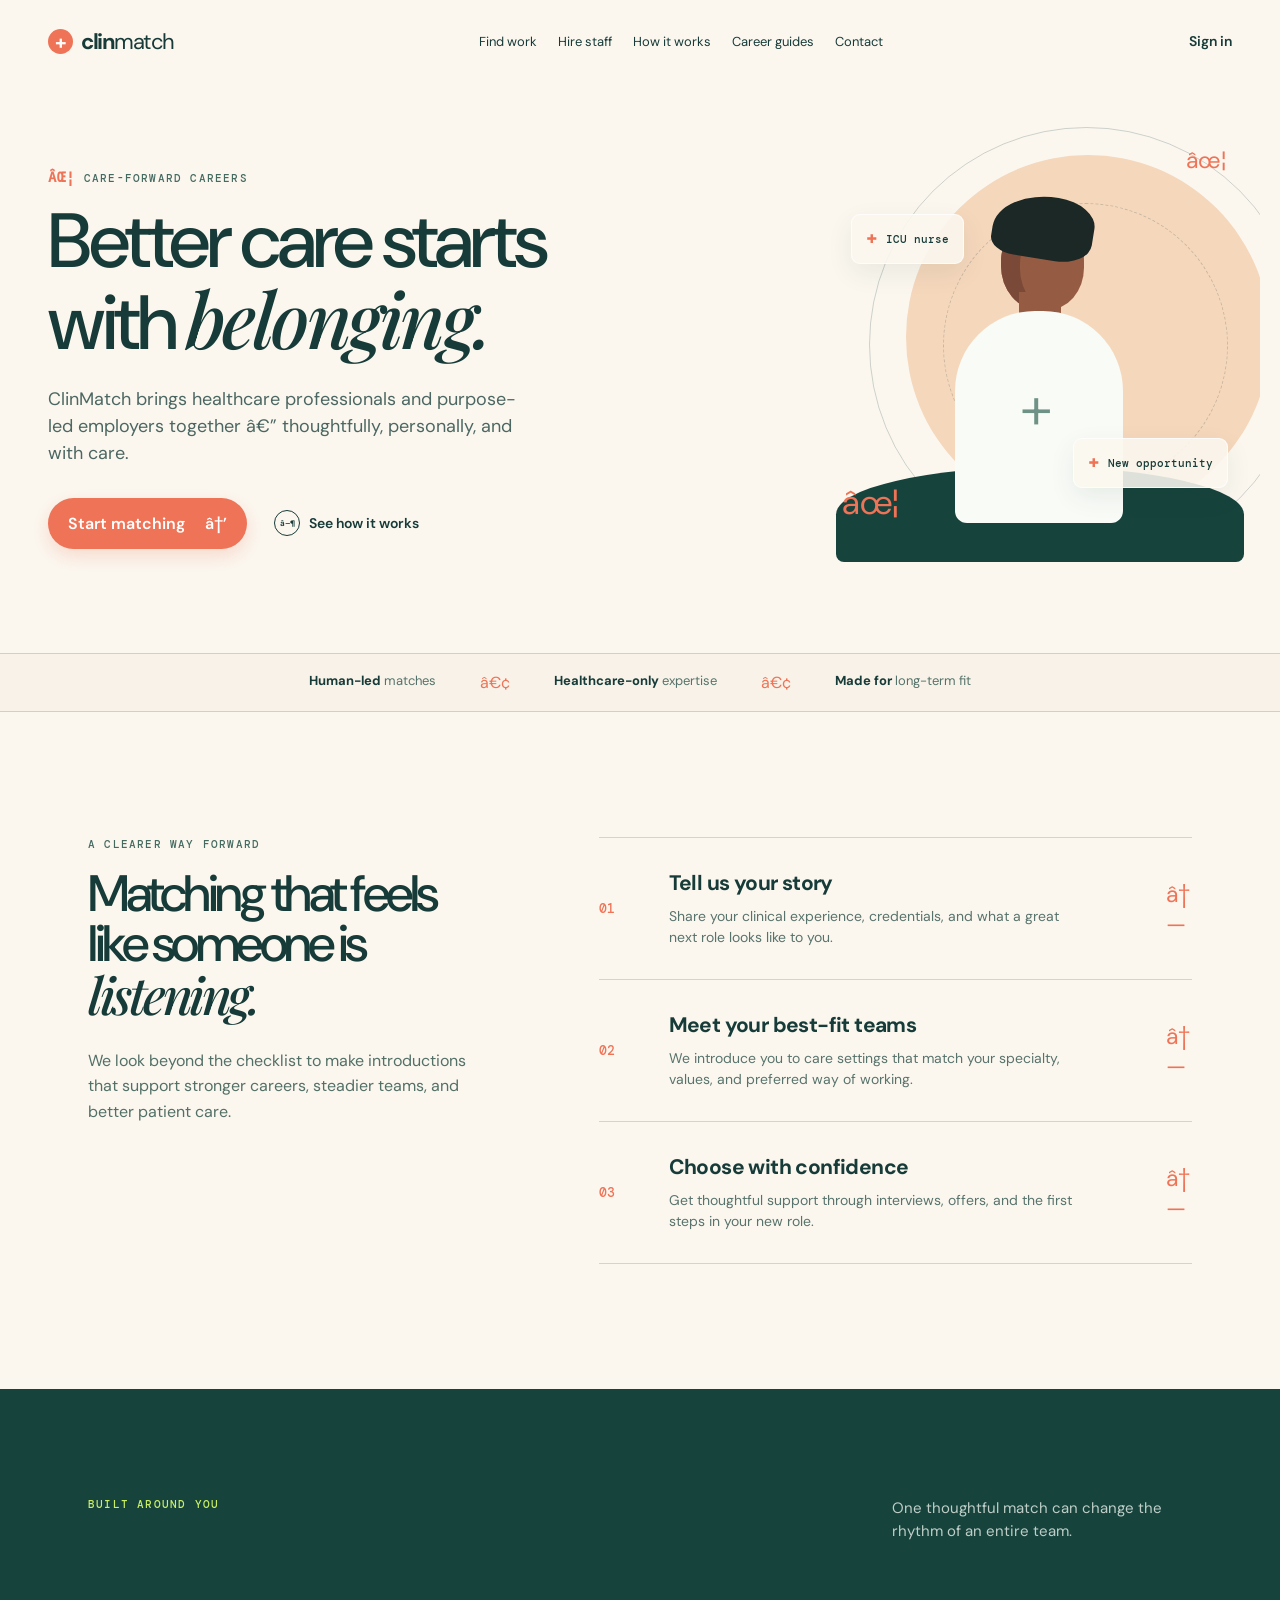
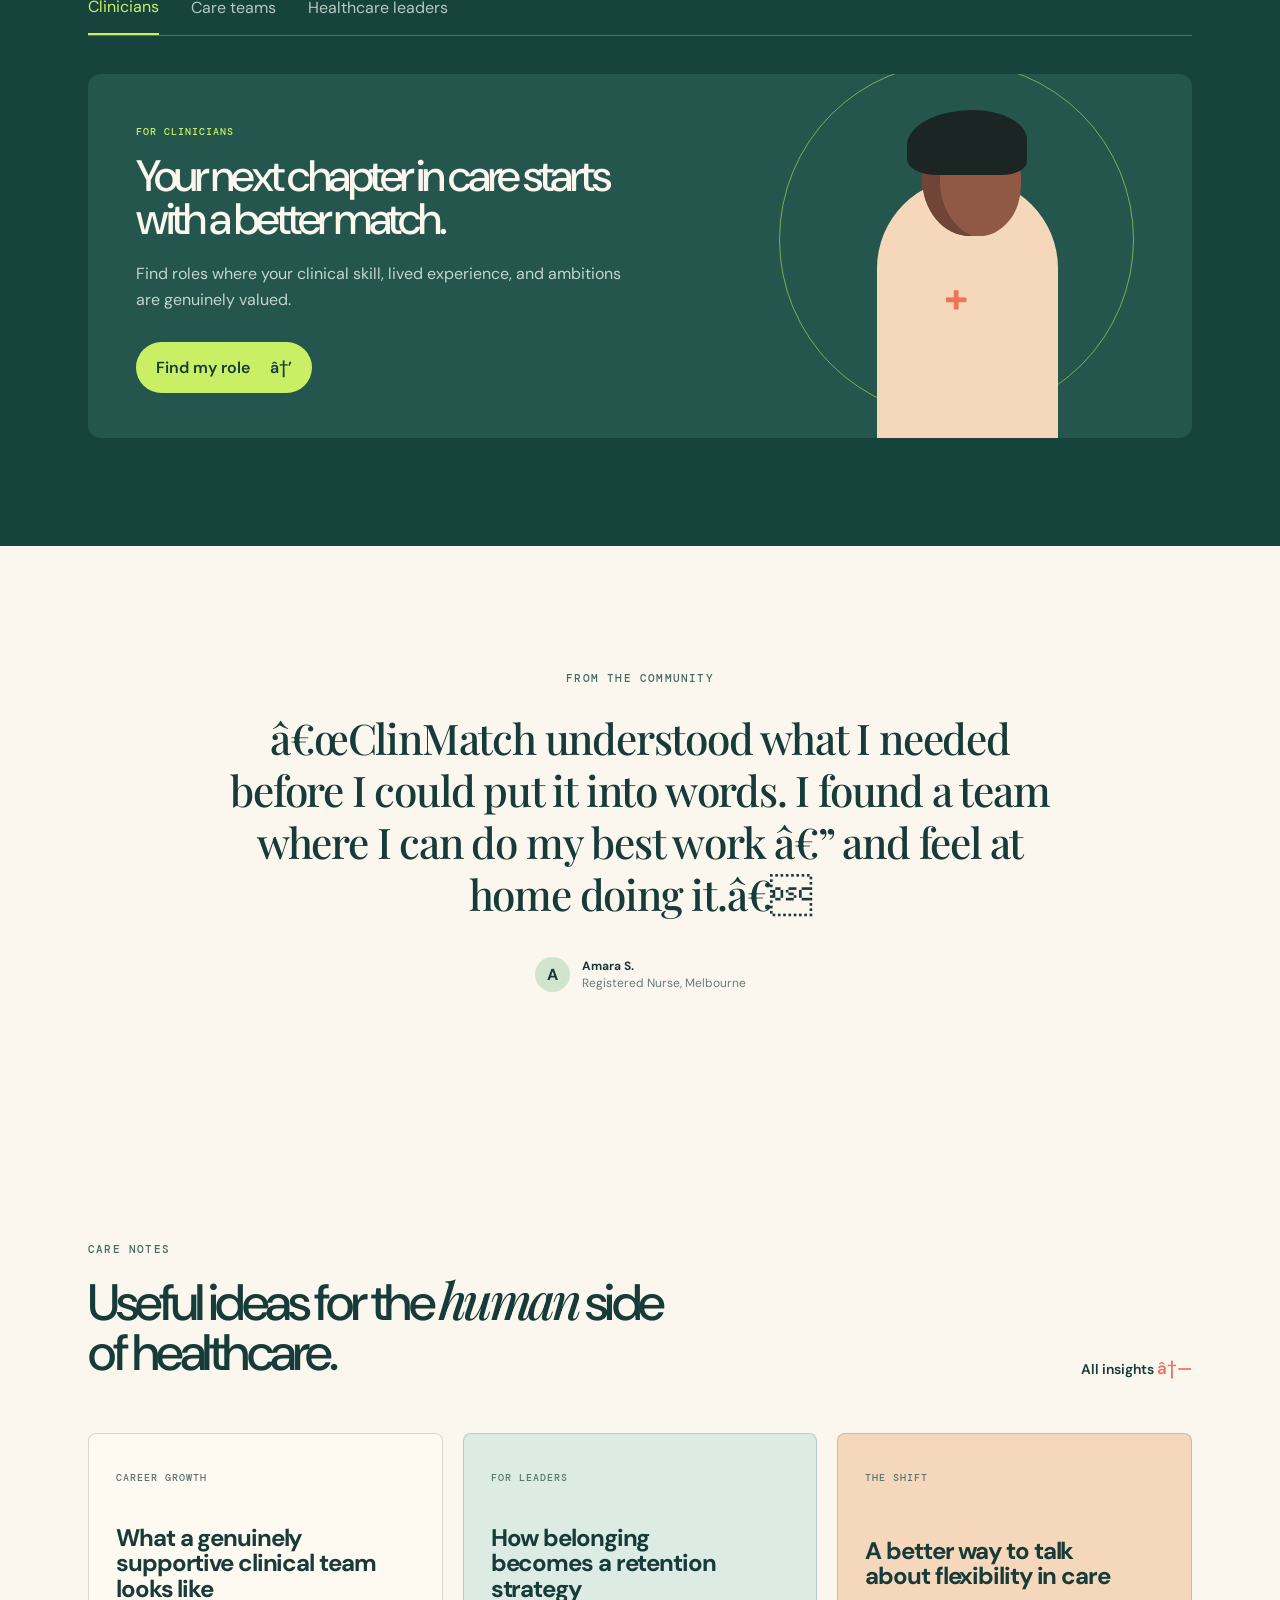
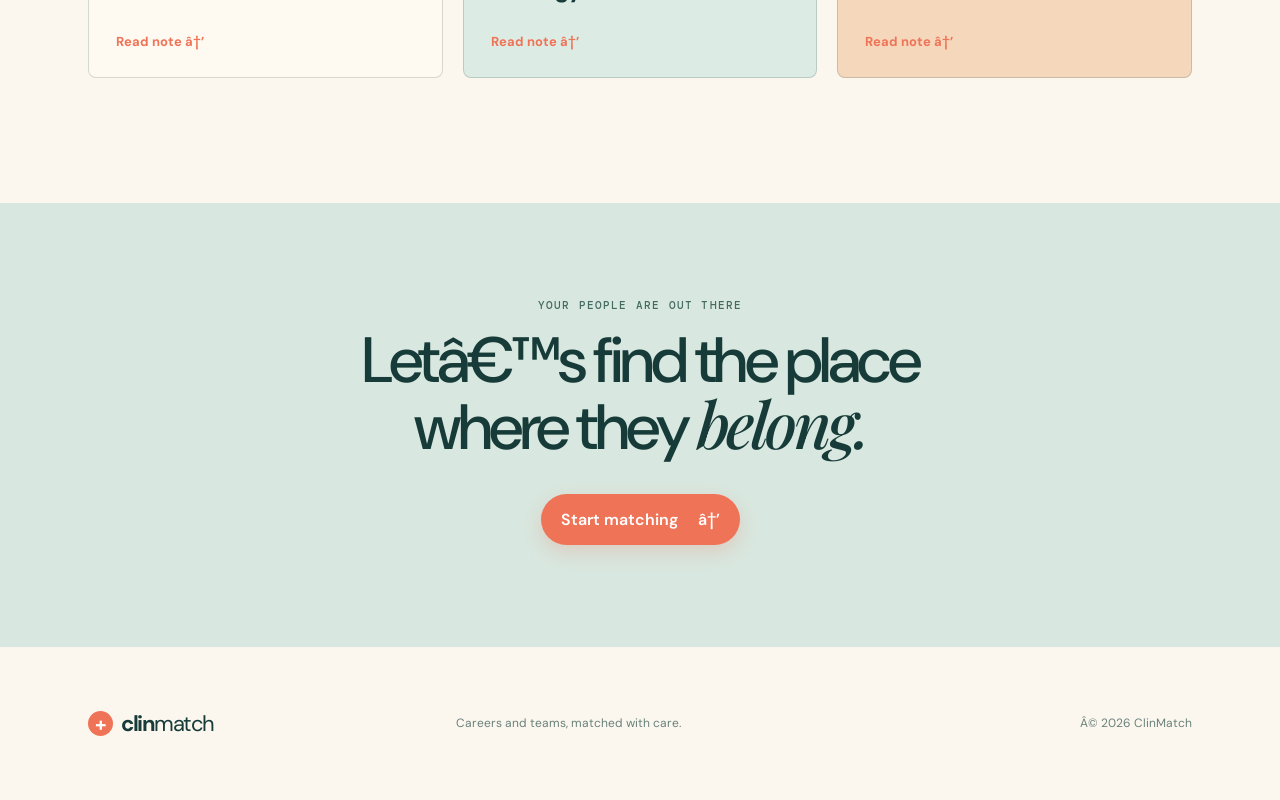
<file: index.html>
<!doctype html>
<html lang="en">
<head>
  <meta charset="utf-8"><meta name="viewport" content="width=device-width,initial-scale=1">
  <meta name="description" content="ClinMatch connects healthcare professionals and purpose-led employers through human-first matching.">
  <title>ClinMatch | Healthcare careers, matched with care</title>
  <link rel="icon" href="/favicon.svg">
  <style>
    @import url('https://fonts.googleapis.com/css2?family=DM+Mono:wght@400;500&family=DM+Sans:opsz,wght@9..40,400;9..40,500;9..40,600;9..40,700&family=Playfair+Display:ital,wght@0,500;0,600;1,500;1,600&display=swap');
    :root{--ink:#173b38;--pine:#17433d;--lime:#c9f065;--cream:#fbf7ef;--peach:#f5d7bc;--mist:#d8e7df;--coral:#ef7356;--line:rgba(23,59,56,.18)}*{box-sizing:border-box}html{scroll-behavior:smooth}body{margin:0;background:var(--cream);color:var(--ink);font-family:'DM Sans',Arial,sans-serif}a{color:inherit;text-decoration:none}button{font:inherit;cursor:pointer}header{height:82px;max-width:1240px;margin:auto;padding:0 28px;display:flex;align-items:center;justify-content:space-between}.brand{display:flex;align-items:center;gap:8px;font-weight:700;font-size:22px;letter-spacing:-1.5px}.brand i{display:grid;place-items:center;width:25px;height:25px;border-radius:50%;background:var(--coral);color:#fff;font-size:20px;font-style:normal}.brand b{font-weight:400}nav{display:flex;gap:21px;font-size:13px}nav a:hover,.link-btn:hover{color:var(--coral)}.menu-toggle{display:none;border:1px solid var(--line);border-radius:20px;padding:8px 12px;background:transparent;color:var(--ink);font-size:12px;font-weight:700}.link-btn{padding:0;border:0;background:none;color:var(--ink);font-weight:600;font-size:14px}.link-btn span{color:var(--coral);font-size:17px}.hero{max-width:1240px;min-height:570px;margin:auto;padding:54px 28px 72px;display:grid;grid-template-columns:1fr 1fr;align-items:center;overflow:hidden}.eyebrow{margin:0 0 18px;color:#456b61;font:500 11px 'DM Mono',monospace;letter-spacing:1.2px;text-transform:uppercase}.eyebrow b{color:var(--coral);font-size:14px}h1,h2{margin:0;font-weight:500;letter-spacing:-3.5px;line-height:.98}h1{font-size:clamp(54px,6vw,78px);max-width:550px}h1 em,h2 em,blockquote{font-family:'Playfair Display',Georgia,serif;font-weight:500}.intro{max-width:470px;margin:25px 0 0;color:#4c6762;font-size:18px;line-height:1.5}.actions{display:flex;gap:27px;align-items:center;margin-top:31px}.primary,.light{display:inline-flex;gap:20px;align-items:center;border:0;border-radius:30px;padding:15px 20px;background:var(--coral);color:#fff;font-weight:600;box-shadow:0 7px 18px rgba(239,115,86,.22)}.primary:hover{transform:translateY(-2px)}.watch{display:flex;gap:9px;align-items:center;font-size:14px;font-weight:600}.watch i{display:grid;place-items:center;width:26px;height:26px;border:1px solid var(--ink);border-radius:50%;font-size:8px;font-style:normal}.art{position:relative;height:445px;min-width:480px}.sun{position:absolute;right:-38px;top:19px;width:364px;height:364px;border-radius:50%;background:var(--peach)}.orbit{position:absolute;border:1px solid rgba(23,59,56,.2);border-radius:50%}.o1{width:435px;height:435px;top:-9px;right:-72px}.o2{width:285px;height:285px;top:67px;right:4px;border-style:dashed}.ground{position:absolute;right:-12px;bottom:19px;width:408px;height:95px;border-radius:50% 50% 8px 8px;background:var(--pine)}.person{position:absolute;right:99px;bottom:58px;width:195px;height:325px;z-index:2}.head{position:absolute;top:16px;left:63px;width:83px;height:96px;border-radius:50% 49% 44% 46%;background:#965c43;box-shadow:inset 19px 3px #7b4938}.head:before{content:'';position:absolute;width:101px;height:63px;top:-18px;left:-8px;border-radius:61% 40% 34% 25%;background:#1c2825;transform:rotate(9deg)}.neck{position:absolute;top:94px;left:81px;height:50px;width:42px;background:#965c43}.body{position:absolute;bottom:0;left:17px;width:168px;height:212px;border-radius:80px 80px 12px 12px;background:#f9fbf7}.body:after{content:'+';position:absolute;top:57px;left:66px;color:#6e9386;font-size:61px;font-weight:300}.card{position:absolute;z-index:4;padding:12px 14px;display:flex;gap:9px;align-items:center;border:1px solid rgba(255,255,255,.75);border-radius:9px;background:rgba(251,247,239,.88);box-shadow:0 9px 26px rgba(23,59,56,.08);font:500 11px 'DM Mono',monospace}.card b{color:var(--coral);font-size:18px}.c1{top:78px;right:268px}.c2{bottom:93px;right:4px}.spark{position:absolute;z-index:4;color:var(--coral);font-size:34px}.s1{bottom:56px;right:333px}.s2{top:9px;right:6px;font-size:23px}.proof{border-top:1px solid var(--line);border-bottom:1px solid var(--line);padding:18px 28px;display:flex;justify-content:center;gap:44px;background:#f8f2e8}.proof p{margin:0;color:#55736a;font-size:13px}.proof strong{color:var(--ink)}.proof span{color:var(--coral)}section.inner{max-width:1160px;margin:auto;padding:125px 28px}.how{display:grid;grid-template-columns:.8fr 1.2fr;gap:115px}.how h2,.insights h2{font-size:clamp(37px,4vw,54px);margin-bottom:24px}.subcopy{max-width:390px;color:#537067;font-size:16px;line-height:1.6}.steps{border-top:1px solid var(--line)}.step{min-height:142px;display:grid;grid-template-columns:53px 1fr 26px;align-items:center;gap:17px;border-bottom:1px solid var(--line)}.step>span:first-child{color:var(--coral);font:500 13px 'DM Mono',monospace}.step h3{margin:0 0 9px;font-size:21px;letter-spacing:-.6px}.step p{margin:0;max-width:420px;color:#58736c;font-size:14px;line-height:1.5}.step>span:last-child{font-size:23px;color:var(--coral)}.roles{background:var(--pine);color:#f7f3eb}.roles .wrap{max-width:1160px;margin:auto;padding:108px 28px}.role-top{display:flex;justify-content:space-between;align-items:flex-start;margin-bottom:54px}.role-top .eyebrow{color:var(--lime)}.role-top>p:last-child{max-width:300px;margin:0;color:#bfcec7;font-size:15px;line-height:1.5}.tabs{display:flex;gap:32px;border-bottom:1px solid rgba(255,255,255,.24)}.tabs button{padding:0 0 16px;border:0;color:#b6c8c0;background:transparent;font-size:16px}.tabs button.active{color:var(--lime);border-bottom:2px solid var(--lime)}.role-card{min-height:357px;margin-top:38px;padding:45px 48px;overflow:hidden;display:grid;grid-template-columns:1.1fr .9fr;position:relative;border-radius:13px;background:#24564e}.tag{font:500 10px 'DM Mono',monospace;color:var(--lime);letter-spacing:1px;text-transform:uppercase}.role-card h2{max-width:520px;margin:15px 0 20px;color:#fbf7ef;font-size:44px}.role-card p{max-width:510px;color:#c4d4ce;line-height:1.6}.light{margin-top:14px;color:var(--ink);background:var(--lime);box-shadow:none}.portrait{position:relative;min-height:255px}.halo{position:absolute;right:10px;top:-57px;width:355px;height:355px;border:1px solid rgba(201,240,101,.55);border-radius:50%}.figure{position:absolute;right:86px;bottom:-75px;width:181px;height:290px;border-radius:91px 91px 0 0;background:var(--peach)}.figure:before{content:'';position:absolute;top:-63px;left:45px;width:99px;height:121px;border-radius:48% 52% 42% 48%;background:#8f5946;box-shadow:inset 18px 3px #704536}.figure:after{content:'';position:absolute;width:120px;height:65px;top:-68px;left:30px;border-radius:60% 50% 23% 27%;background:#1b2523}.figure b{position:absolute;top:92px;left:67px;z-index:2;color:var(--coral);font-size:42px}.testimonial{max-width:880px!important;text-align:center}.testimonial .eyebrow{justify-content:center}.testimonial blockquote{margin:27px 0 37px;font-family:'Playfair Display',serif;font-size:clamp(29px,3.3vw,44px);font-weight:500;line-height:1.23;letter-spacing:-1.2px}.quote{display:flex;gap:12px;justify-content:center;align-items:center;text-align:left}.avatar{display:grid;place-items:center;width:35px;height:35px;border-radius:50%;background:#d0e4cf;font-weight:700}.quote p{margin:0;color:#647e77;font-size:12px;line-height:1.4}.quote strong{color:var(--ink)}.insight-head{display:flex;justify-content:space-between;align-items:end;margin-bottom:54px}.insight-head h2{max-width:610px;margin-bottom:0}.articles{display:grid;grid-template-columns:repeat(3,1fr);gap:20px}.articles article{min-height:245px;padding:27px;display:flex;flex-direction:column;justify-content:space-between;border:1px solid var(--line);border-radius:8px;background:#fffaf1}.articles article:nth-child(2){background:#dcece4}.articles article:nth-child(3){background:var(--peach)}.type{color:#58756d;font:500 10px 'DM Mono',monospace;letter-spacing:1px}.articles h3{max-width:260px;font-size:24px;line-height:1.06;letter-spacing:-1.1px}.articles a{color:var(--coral);font-size:13px;font-weight:700}.closing{padding:95px 28px 102px;text-align:center;background:var(--mist)}.closing .eyebrow{justify-content:center}.closing h2{max-width:690px;margin:0 auto 34px;font-size:clamp(42px,5vw,65px)}footer{max-width:1160px;min-height:153px;margin:auto;padding:42px 28px;display:grid;grid-template-columns:1fr 1fr 1fr;align-items:center}footer p{margin:0;color:#69817a;font-size:12px}footer p:last-child{text-align:right}.toast{position:fixed;bottom:22px;left:50%;z-index:10;transform:translateX(-50%);display:none;padding:13px 18px;border-radius:8px;background:var(--ink);color:white;font-size:14px;box-shadow:0 7px 28px rgba(23,59,56,.2)}.toast.show{display:block}@media(max-width:940px){header{height:auto;min-height:68px;padding:14px 18px;flex-wrap:wrap;gap:14px}.menu-toggle{display:block}nav{display:none;order:3;width:100%;padding:9px 0;gap:13px;flex-wrap:wrap}nav.open{display:flex}.link-btn{margin-left:auto}.hero{min-height:auto;padding:56px 22px 48px;display:block}.art{min-width:0;height:370px;margin:30px 0 -45px;transform:scale(.85);transform-origin:right top}.proof{gap:11px;padding:16px 12px;text-align:center}.proof p{font-size:11px}.how{display:block;padding:82px 22px}.steps{margin-top:45px}.roles .wrap{padding:78px 22px}.role-top{display:block;margin-bottom:32px}.role-top>p:last-child{max-width:390px}.tabs{gap:17px;overflow-x:auto}.tabs button{white-space:nowrap;font-size:14px}.role-card{min-height:500px;padding:35px 29px;display:block}.role-card h2{font-size:35px}.portrait{margin-top:47px;transform:scale(.8);transform-origin:right top}section.inner{padding:82px 22px}.insight-head{display:block;margin-bottom:34px}.insight-head .link-btn{margin-top:23px}.articles{grid-template-columns:1fr}.articles article{min-height:190px}.testimonial blockquote{font-size:30px}.closing{padding:76px 22px}footer{padding:33px 22px;min-height:210px;grid-template-columns:1fr;gap:18px}footer p:last-child{text-align:left}.hero-actions{gap:16px}.intro{font-size:16px}}
  </style>
</head>
<body>
  <header><a class="brand" href="#top"><i>+</i><span>clin<b>match</b></span></a><button class="menu-toggle" type="button" aria-expanded="false" aria-controls="site-nav">Explore</button><nav id="site-nav"><a href="roles.html">Find work</a><a href="employers.html">Hire staff</a><a href="how-it-works.html">How it works</a><a href="guides.html">Career guides</a><a href="contact.html">Contact</a></nav><button class="link-btn" data-note="Sign in">Sign in</button></header>
  <main id="top">
    <section class="hero"><div><p class="eyebrow"><b>âœ¦</b> Care-forward careers</p><h1>Better care starts with <em>belonging.</em></h1><p class="intro">ClinMatch brings healthcare professionals and purpose-led employers together â€” thoughtfully, personally, and with care.</p><div class="actions"><button class="primary" data-note="Start matching">Start matching <span>â†’</span></button><a class="watch" href="#how"><i>â–¶</i> See how it works</a></div></div><div class="art" aria-label="A clinician connected to a care community" role="img"><div class="sun"></div><div class="orbit o1"></div><div class="orbit o2"></div><div class="card c1"><b>+</b> ICU nurse</div><div class="card c2"><b>+</b> New opportunity</div><div class="person"><div class="head"></div><div class="neck"></div><div class="body"></div></div><div class="ground"></div><div class="spark s1">âœ¦</div><div class="spark s2">âœ¦</div></div></section>
    <div class="proof"><p><strong>Human-led</strong> matches</p><span>â€¢</span><p><strong>Healthcare-only</strong> expertise</p><span>â€¢</span><p><strong>Made for</strong> long-term fit</p></div>
    <section class="inner how" id="how"><div><p class="eyebrow">A clearer way forward</p><h2>Matching that feels like someone is <em>listening.</em></h2><p class="subcopy">We look beyond the checklist to make introductions that support stronger careers, steadier teams, and better patient care.</p></div><div class="steps"><article class="step"><span>01</span><div><h3>Tell us your story</h3><p>Share your clinical experience, credentials, and what a great next role looks like to you.</p></div><span>â†—</span></article><article class="step"><span>02</span><div><h3>Meet your best-fit teams</h3><p>We introduce you to care settings that match your specialty, values, and preferred way of working.</p></div><span>â†—</span></article><article class="step"><span>03</span><div><h3>Choose with confidence</h3><p>Get thoughtful support through interviews, offers, and the first steps in your new role.</p></div><span>â†—</span></article></div></section>
    <section class="roles" id="teams"><div class="wrap"><div class="role-top"><p class="eyebrow">Built around you</p><p>One thoughtful match can change the rhythm of an entire team.</p></div><div class="tabs" role="tablist"><button class="active" data-role="0">Clinicians</button><button data-role="1">Care teams</button><button data-role="2">Healthcare leaders</button></div><article class="role-card"><div><span class="tag" id="roleTag">For clinicians</span><h2 id="roleTitle">Your next chapter in care starts with a better match.</h2><p id="roleText">Find roles where your clinical skill, lived experience, and ambitions are genuinely valued.</p><button class="light" id="roleAction" data-note="Find my role">Find my role <span>â†’</span></button></div><div class="portrait" aria-hidden="true"><div class="halo"></div><div class="figure"><b>+</b></div></div></article></div></section>
    <section class="inner testimonial"><p class="eyebrow">From the community</p><blockquote>â€œClinMatch understood what I needed before I could put it into words. I found a team where I can do my best work â€” and feel at home doing it.â€</blockquote><div class="quote"><span class="avatar">A</span><p><strong>Amara S.</strong><br>Registered Nurse, Melbourne</p></div></section>
    <section class="inner insights" id="insights"><div class="insight-head"><div><p class="eyebrow">Care notes</p><h2>Useful ideas for the <em>human</em> side of healthcare.</h2></div><a class="link-btn" href="guides.html">All insights <span>â†—</span></a></div><div class="articles"><article><p class="type">CAREER GROWTH</p><h3>What a genuinely supportive clinical team looks like</h3><a href="guides.html">Read note â†’</a></article><article><p class="type">FOR LEADERS</p><h3>How belonging becomes a retention strategy</h3><a href="guides.html">Read note â†’</a></article><article><p class="type">THE SHIFT</p><h3>A better way to talk about flexibility in care</h3><a href="guides.html">Read note â†’</a></article></div></section>
    <section class="closing"><p class="eyebrow">Your people are out there</p><h2>Letâ€™s find the place where they <em>belong.</em></h2><a class="primary" href="roles.html">Start matching <span>â†’</span></a></section>
  </main>
  <footer><a class="brand" href="#top"><i>+</i><span>clin<b>match</b></span></a><p>Careers and teams, matched with care.</p><p>Â© 2026 ClinMatch</p></footer><div class="toast" role="status" id="toast"></div>
  <script>
    const roles=[['For clinicians','Your next chapter in care starts with a better match.','Find roles where your clinical skill, lived experience, and ambitions are genuinely valued.','Find my role'],['For care teams','Build a team people are proud to belong to.','Meet qualified professionals who care as much about culture and continuity as you do.','Grow my team'],['For healthcare leaders','Bring the right expertise to the moments that matter.','Make confident, human-first hiring decisions across your service, network, or organisation.','Talk to an advisor']];
    const roleTag=document.getElementById('roleTag'),roleTitle=document.getElementById('roleTitle'),roleText=document.getElementById('roleText'),roleAction=document.getElementById('roleAction'),toast=document.getElementById('toast');
    const menuToggle=document.querySelector('.menu-toggle'),siteNav=document.getElementById('site-nav');menuToggle.addEventListener('click',()=>{const open=siteNav.classList.toggle('open');menuToggle.setAttribute('aria-expanded',String(open));menuToggle.textContent=open?'Close':'Explore'});
    document.querySelectorAll('[data-role]').forEach(b=>b.addEventListener('click',()=>{const r=roles[b.dataset.role];document.querySelectorAll('[data-role]').forEach(x=>x.classList.remove('active'));b.classList.add('active');roleTag.textContent=r[0];roleTitle.textContent=r[1];roleText.textContent=r[2];roleAction.firstChild.textContent=r[3]+' ';roleAction.dataset.note=r[3]}));
    document.querySelectorAll('[data-note]').forEach(b=>b.addEventListener('click',()=>{toast.textContent=b.dataset.note+' â€” weâ€™ll help you take the next step.';toast.classList.add('show');setTimeout(()=>toast.classList.remove('show'),3600)}));
  </script>
</body></html>
</file>
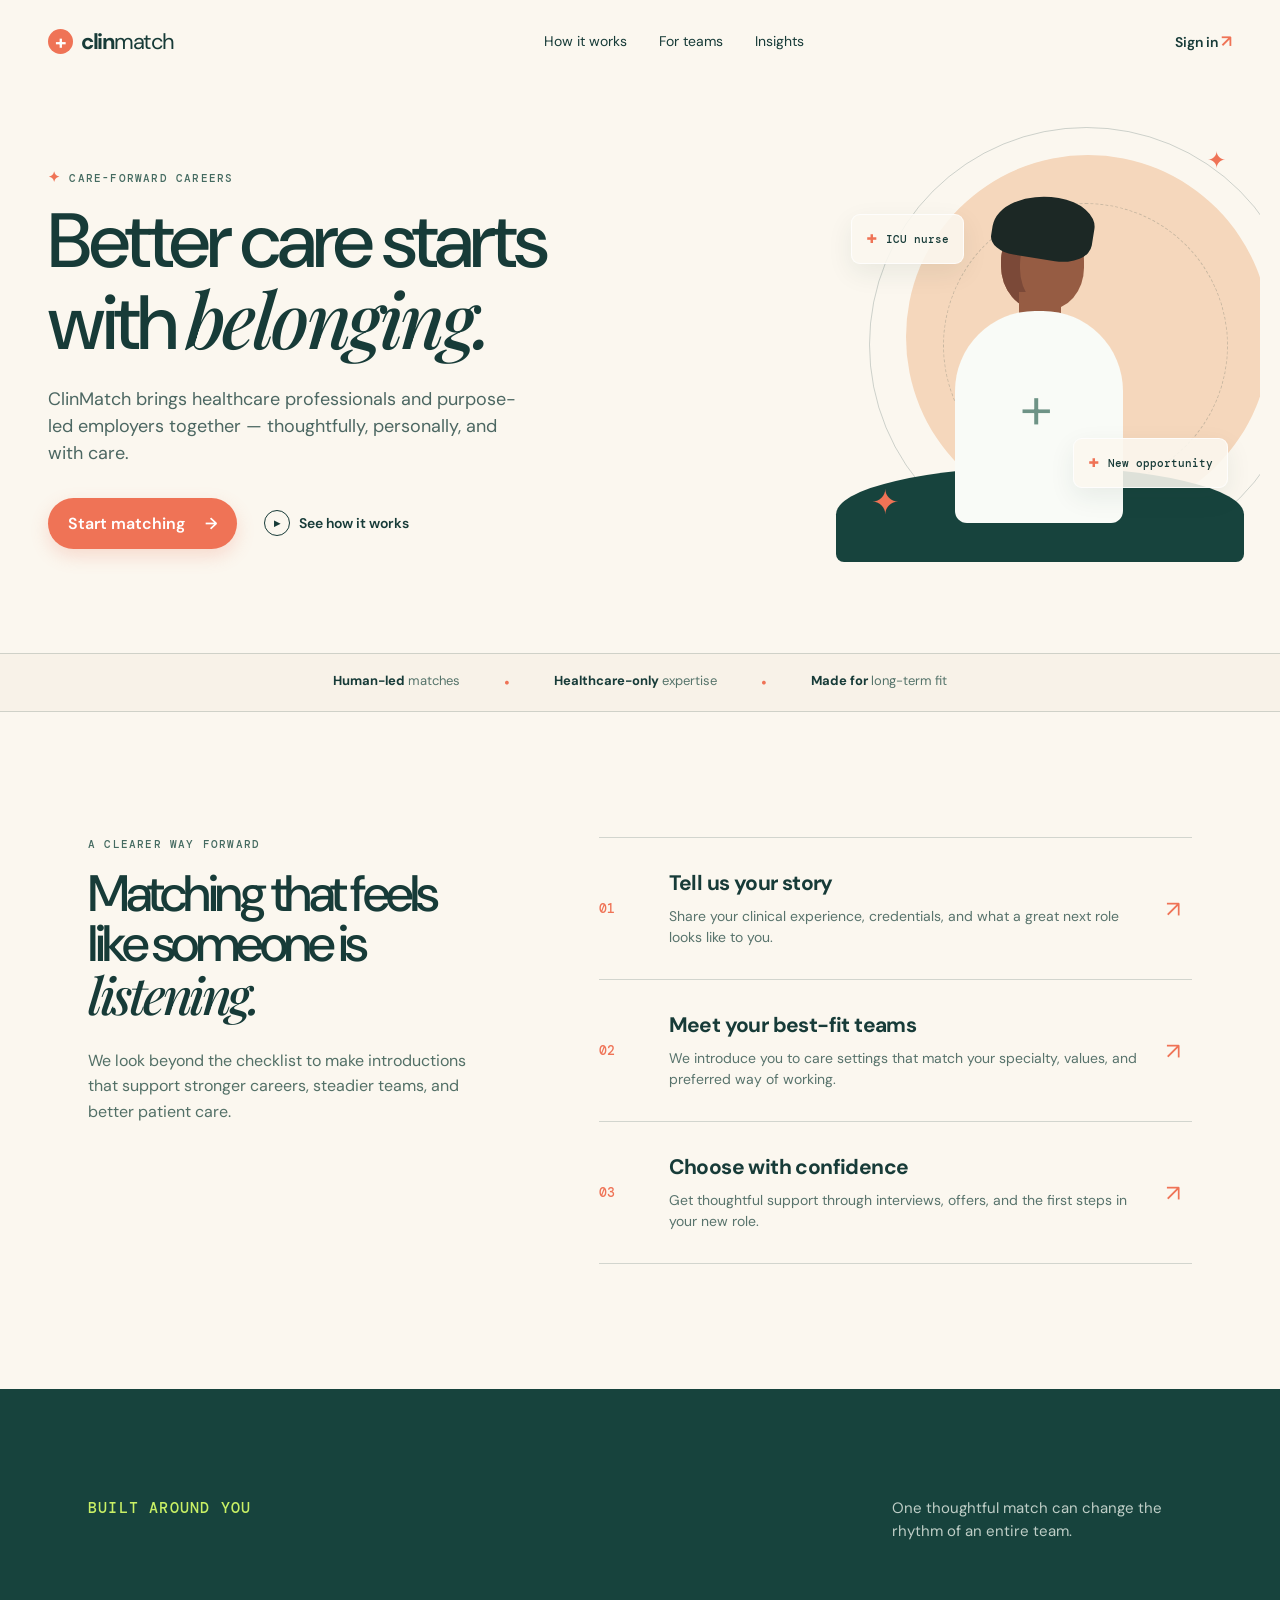
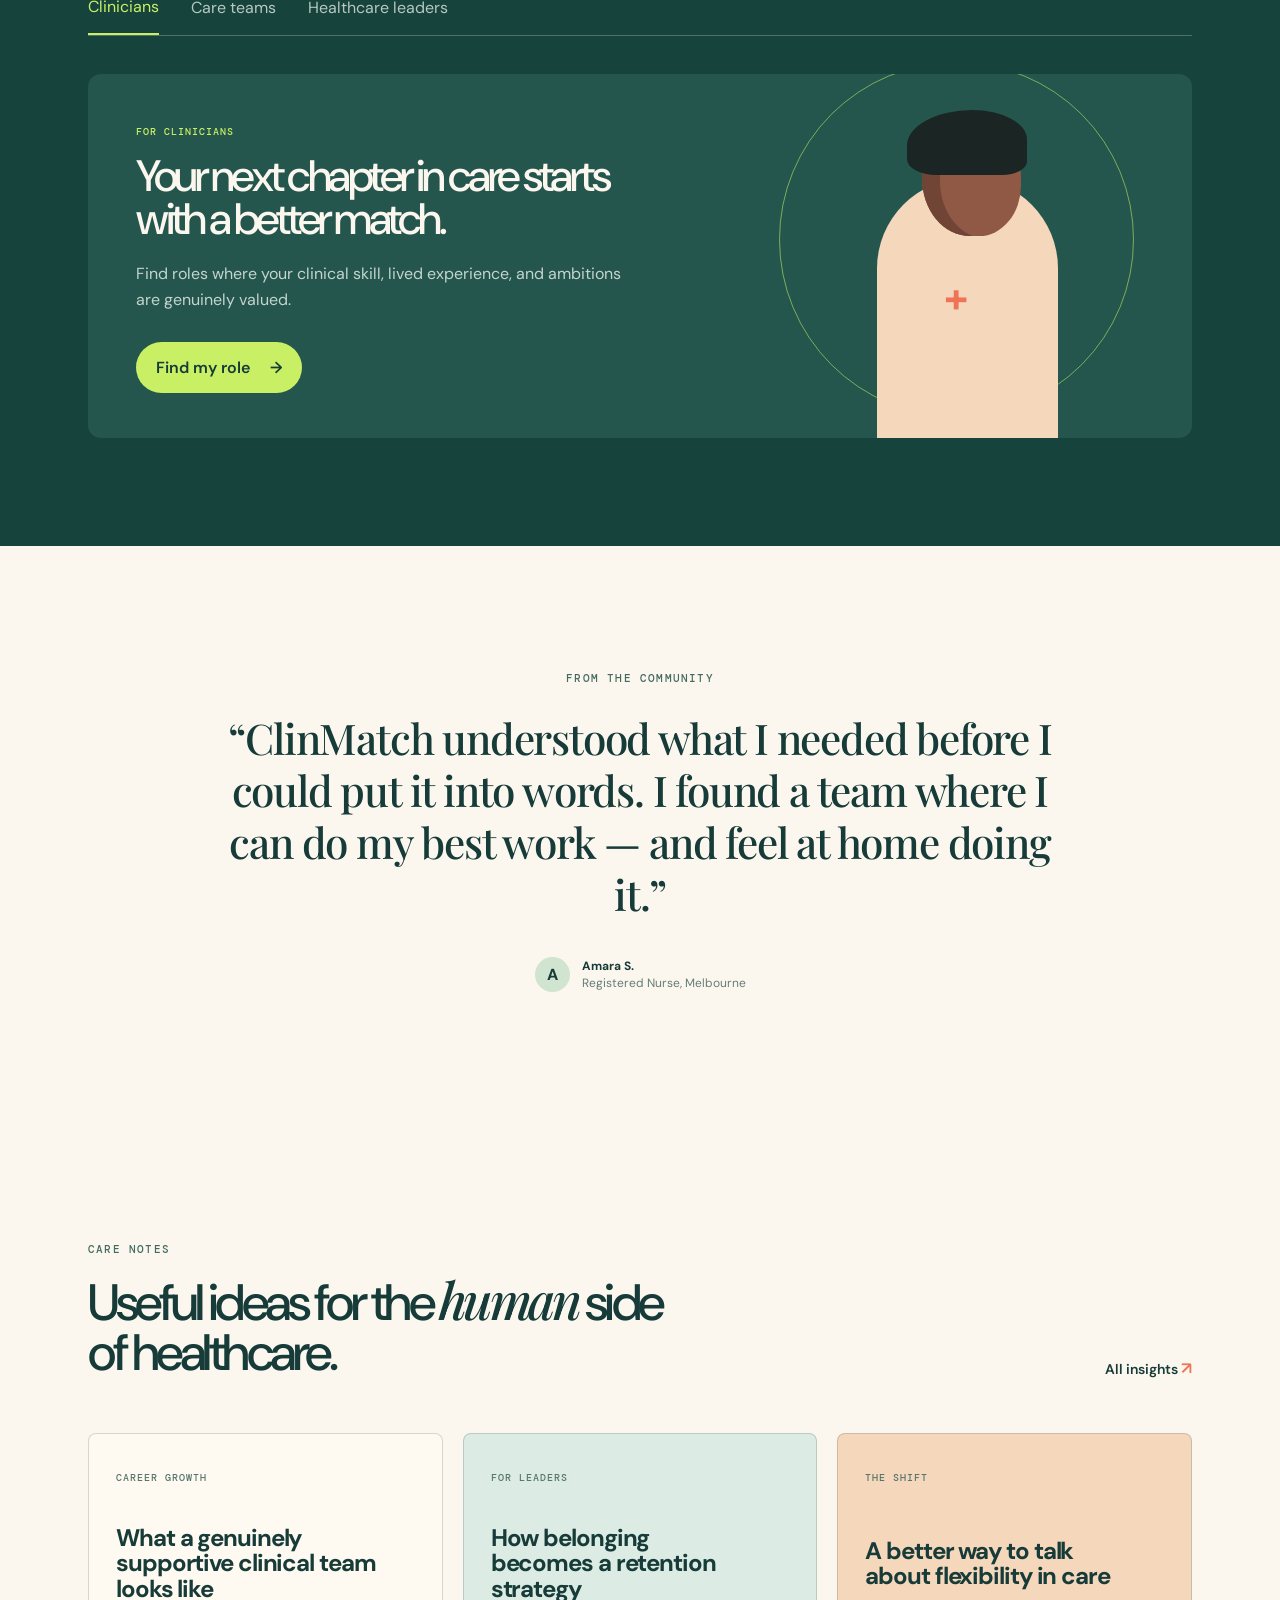
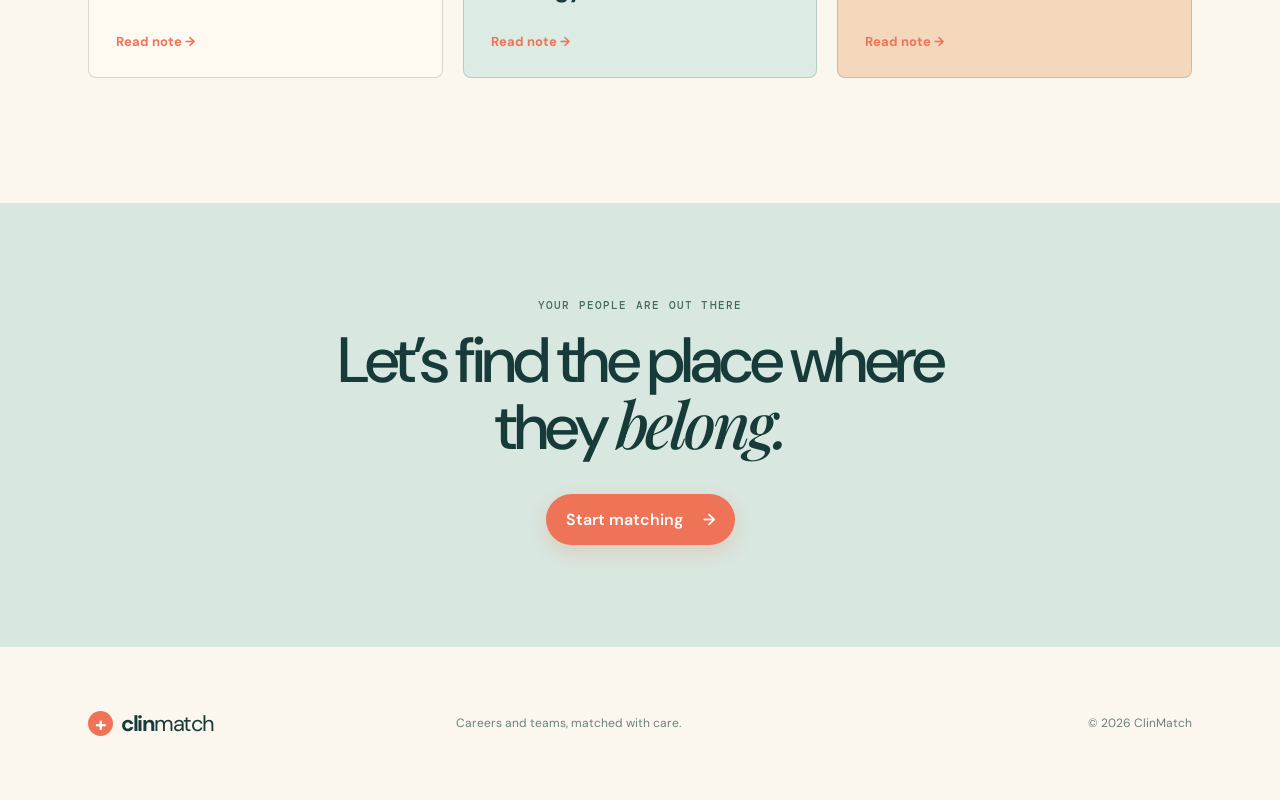
<file: clinmatch.html>
<!doctype html>
<html lang="en">
<head>
  <meta charset="utf-8"><meta name="viewport" content="width=device-width,initial-scale=1">
  <meta name="description" content="ClinMatch connects healthcare professionals and purpose-led employers through human-first matching.">
  <title>ClinMatch | Healthcare careers, matched with care</title>
  <link rel="icon" href="/favicon.svg">
  <style>
    @import url('https://fonts.googleapis.com/css2?family=DM+Mono:wght@400;500&family=DM+Sans:opsz,wght@9..40,400;9..40,500;9..40,600;9..40,700&family=Playfair+Display:ital,wght@0,500;0,600;1,500;1,600&display=swap');
    :root{--ink:#173b38;--pine:#17433d;--lime:#c9f065;--cream:#fbf7ef;--peach:#f5d7bc;--mist:#d8e7df;--coral:#ef7356;--line:rgba(23,59,56,.18)}*{box-sizing:border-box}html{scroll-behavior:smooth}body{margin:0;background:var(--cream);color:var(--ink);font-family:'DM Sans',Arial,sans-serif}a{color:inherit;text-decoration:none}button{font:inherit;cursor:pointer}header{height:82px;max-width:1240px;margin:auto;padding:0 28px;display:flex;align-items:center;justify-content:space-between}.brand{display:flex;align-items:center;gap:8px;font-weight:700;font-size:22px;letter-spacing:-1.5px}.brand i{display:grid;place-items:center;width:25px;height:25px;border-radius:50%;background:var(--coral);color:#fff;font-size:20px;font-style:normal}.brand b{font-weight:400}nav{display:flex;gap:32px;font-size:14px}nav a:hover,.link-btn:hover{color:var(--coral)}.link-btn{padding:0;border:0;background:transparent;color:var(--ink);font-weight:600;font-size:14px}.link-btn span{color:var(--coral);font-size:17px}.hero{max-width:1240px;min-height:570px;margin:auto;padding:54px 28px 72px;display:grid;grid-template-columns:1fr 1fr;align-items:center;overflow:hidden}.eyebrow{margin:0 0 18px;color:#456b61;font:500 11px 'DM Mono',monospace;letter-spacing:1.2px;text-transform:uppercase}.eyebrow b{color:var(--coral);font-size:14px}h1,h2{margin:0;font-weight:500;letter-spacing:-3.5px;line-height:.98}h1{font-size:clamp(54px,6vw,78px);max-width:550px}h1 em,h2 em,blockquote{font-family:'Playfair Display',Georgia,serif;font-weight:500}.intro{max-width:470px;margin:25px 0 0;color:#4c6762;font-size:18px;line-height:1.5}.actions{display:flex;gap:27px;align-items:center;margin-top:31px}.primary,.light{display:inline-flex;align-items:center;gap:20px;border:0;border-radius:30px;padding:15px 20px;background:var(--coral);color:#fff;font-weight:600;box-shadow:0 7px 18px rgba(239,115,86,.22)}.primary:hover{transform:translateY(-2px)}.watch{display:flex;align-items:center;gap:9px;font-size:14px;font-weight:600}.watch i{display:grid;place-items:center;width:26px;height:26px;border:1px solid var(--ink);border-radius:50%;font-size:8px;font-style:normal}.art{position:relative;height:445px;min-width:480px}.sun{position:absolute;right:-38px;top:19px;width:364px;height:364px;border-radius:50%;background:var(--peach)}.orbit{position:absolute;border:1px solid rgba(23,59,56,.2);border-radius:50%}.o1{width:435px;height:435px;top:-9px;right:-72px}.o2{width:285px;height:285px;top:67px;right:4px;border-style:dashed}.ground{position:absolute;right:-12px;bottom:19px;width:408px;height:95px;border-radius:50% 50% 8px 8px;background:var(--pine)}.person{position:absolute;right:99px;bottom:58px;width:195px;height:325px;z-index:2}.head{position:absolute;top:16px;left:63px;width:83px;height:96px;border-radius:50% 49% 44% 46%;background:#965c43;box-shadow:inset 19px 3px #7b4938}.head:before{content:'';position:absolute;top:-18px;left:-8px;width:101px;height:63px;border-radius:61% 40% 34% 25%;background:#1c2825;transform:rotate(9deg)}.neck{position:absolute;top:94px;left:81px;width:42px;height:50px;background:#965c43}.body{position:absolute;bottom:0;left:17px;width:168px;height:212px;border-radius:80px 80px 12px 12px;background:#f9fbf7}.body:after{content:'+';position:absolute;top:57px;left:66px;color:#6e9386;font-size:61px;font-weight:300}.card{position:absolute;z-index:4;display:flex;align-items:center;gap:9px;padding:12px 14px;border:1px solid rgba(255,255,255,.75);border-radius:9px;background:rgba(251,247,239,.88);box-shadow:0 9px 26px rgba(23,59,56,.08);font:500 11px 'DM Mono',monospace}.card b{color:var(--coral);font-size:18px}.c1{top:78px;right:268px}.c2{right:4px;bottom:93px}.spark{position:absolute;z-index:4;color:var(--coral);font-size:34px}.s1{right:333px;bottom:56px}.s2{right:6px;top:9px;font-size:23px}.proof{display:flex;justify-content:center;gap:44px;padding:18px 28px;border-top:1px solid var(--line);border-bottom:1px solid var(--line);background:#f8f2e8}.proof p{margin:0;color:#55736a;font-size:13px}.proof strong{color:var(--ink)}.proof span{color:var(--coral)}section.inner{max-width:1160px;margin:auto;padding:125px 28px}.how{display:grid;grid-template-columns:.8fr 1.2fr;gap:115px}.how h2,.insights h2{margin-bottom:24px;font-size:clamp(37px,4vw,54px)}.subcopy{max-width:390px;color:#537067;font-size:16px;line-height:1.6}.steps{border-top:1px solid var(--line)}.step{display:grid;grid-template-columns:53px 1fr 26px;gap:17px;min-height:142px;align-items:center;border-bottom:1px solid var(--line)}.step>span:first-child{color:var(--coral);font:500 13px 'DM Mono',monospace}.step h3{margin:0 0 9px;font-size:21px;letter-spacing:-.6px}.step p{margin:0;color:#58736c;font-size:14px;line-height:1.5}.step>span:last-child{color:var(--coral);font-size:23px}.roles{color:#f7f3eb;background:var(--pine)}.roles .wrap{max-width:1160px;margin:auto;padding:108px 28px}.role-top{display:flex;justify-content:space-between;margin-bottom:54px}.role-top .eyebrow{color:var(--lime)}.role-top>p{max-width:300px;margin:0;color:#bfcec7;font-size:15px;line-height:1.5}.tabs{display:flex;gap:32px;border-bottom:1px solid rgba(255,255,255,.24)}.tabs button{padding:0 0 16px;border:0;background:transparent;color:#b6c8c0;font-size:16px}.tabs button.active{color:var(--lime);border-bottom:2px solid var(--lime)}.role-card{position:relative;display:grid;grid-template-columns:1.1fr .9fr;min-height:357px;margin-top:38px;padding:45px 48px;overflow:hidden;border-radius:13px;background:#24564e}.tag{color:var(--lime);font:500 10px 'DM Mono',monospace;letter-spacing:1px;text-transform:uppercase}.role-card h2{max-width:520px;margin:15px 0 20px;color:#fbf7ef;font-size:44px}.role-card p{max-width:510px;color:#c4d4ce;line-height:1.6}.light{margin-top:14px;color:var(--ink);background:var(--lime);box-shadow:none}.portrait{position:relative;min-height:255px}.halo{position:absolute;right:10px;top:-57px;width:355px;height:355px;border:1px solid rgba(201,240,101,.55);border-radius:50%}.figure{position:absolute;right:86px;bottom:-75px;width:181px;height:290px;border-radius:91px 91px 0 0;background:var(--peach)}.figure:before{content:'';position:absolute;top:-63px;left:45px;width:99px;height:121px;border-radius:48% 52% 42% 48%;background:#8f5946;box-shadow:inset 18px 3px #704536}.figure:after{content:'';position:absolute;top:-68px;left:30px;width:120px;height:65px;border-radius:60% 50% 23% 27%;background:#1b2523}.figure b{position:absolute;top:92px;left:67px;z-index:2;color:var(--coral);font-size:42px}.testimonial{max-width:880px!important;text-align:center}.testimonial .eyebrow{justify-content:center}.testimonial blockquote{margin:27px 0 37px;font-size:clamp(29px,3.3vw,44px);line-height:1.23;letter-spacing:-1.2px}.quote{display:flex;justify-content:center;align-items:center;gap:12px;text-align:left}.avatar{display:grid;place-items:center;width:35px;height:35px;border-radius:50%;background:#d0e4cf;font-weight:700}.quote p{margin:0;color:#647e77;font-size:12px;line-height:1.4}.quote strong{color:var(--ink)}.insight-head{display:flex;align-items:end;justify-content:space-between;margin-bottom:54px}.insight-head h2{max-width:610px;margin-bottom:0}.articles{display:grid;grid-template-columns:repeat(3,1fr);gap:20px}.articles article{display:flex;flex-direction:column;justify-content:space-between;min-height:245px;padding:27px;border:1px solid var(--line);border-radius:8px;background:#fffaf1}.articles article:nth-child(2){background:#dcece4}.articles article:nth-child(3){background:var(--peach)}.type{color:#58756d;font:500 10px 'DM Mono',monospace;letter-spacing:1px}.articles h3{max-width:260px;font-size:24px;line-height:1.06;letter-spacing:-1.1px}.articles a{color:var(--coral);font-size:13px;font-weight:700}.closing{padding:95px 28px 102px;text-align:center;background:var(--mist)}.closing .eyebrow{justify-content:center}.closing h2{max-width:690px;margin:0 auto 34px;font-size:clamp(42px,5vw,65px)}footer{display:grid;grid-template-columns:1fr 1fr 1fr;align-items:center;min-height:153px;max-width:1160px;margin:auto;padding:42px 28px}footer p{margin:0;color:#69817a;font-size:12px}footer p:last-child{text-align:right}.toast{position:fixed;bottom:22px;left:50%;z-index:10;display:none;transform:translateX(-50%);padding:13px 18px;border-radius:8px;background:var(--ink);color:#fff;font-size:14px;box-shadow:0 7px 28px rgba(23,59,56,.2)}.toast.show{display:block}@media(max-width:800px){header{height:68px;padding:0 18px}nav{display:none}.hero{display:block;min-height:auto;padding:56px 22px 48px}.art{height:370px;min-width:0;margin:30px 0 -45px;transform:scale(.85);transform-origin:right top}.proof{gap:11px;padding:16px 12px;text-align:center}.proof p{font-size:11px}.how{display:block;padding:82px 22px}.steps{margin-top:45px}.roles .wrap{padding:78px 22px}.role-top{display:block;margin-bottom:32px}.role-top>p{max-width:390px}.tabs{gap:17px;overflow:auto}.tabs button{white-space:nowrap;font-size:14px}.role-card{display:block;min-height:500px;padding:35px 29px}.role-card h2{font-size:35px}.portrait{margin-top:47px;transform:scale(.8);transform-origin:right top}section.inner{padding:82px 22px}.insight-head{display:block;margin-bottom:34px}.insight-head .link-btn{margin-top:23px}.articles{grid-template-columns:1fr}.articles article{min-height:190px}.closing{padding:76px 22px}footer{grid-template-columns:1fr;gap:18px;min-height:210px;padding:33px 22px}footer p:last-child{text-align:left}.intro{font-size:16px}}
  </style>
</head>
<body>
  <header><a class="brand" href="#top"><i>+</i><span>clin<b>match</b></span></a><nav><a href="#how">How it works</a><a href="#teams">For teams</a><a href="#insights">Insights</a></nav><button class="link-btn" data-note="Sign in">Sign in <span>↗</span></button></header>
  <main id="top">
    <section class="hero"><div><p class="eyebrow"><b>✦</b> Care-forward careers</p><h1>Better care starts with <em>belonging.</em></h1><p class="intro">ClinMatch brings healthcare professionals and purpose-led employers together — thoughtfully, personally, and with care.</p><div class="actions"><button class="primary" data-note="Start matching">Start matching <span>→</span></button><a class="watch" href="#how"><i>▶</i> See how it works</a></div></div><div class="art" aria-label="A clinician connected to a care community" role="img"><div class="sun"></div><div class="orbit o1"></div><div class="orbit o2"></div><div class="card c1"><b>+</b> ICU nurse</div><div class="card c2"><b>+</b> New opportunity</div><div class="person"><div class="head"></div><div class="neck"></div><div class="body"></div></div><div class="ground"></div><div class="spark s1">✦</div><div class="spark s2">✦</div></div></section>
    <div class="proof"><p><strong>Human-led</strong> matches</p><span>•</span><p><strong>Healthcare-only</strong> expertise</p><span>•</span><p><strong>Made for</strong> long-term fit</p></div>
    <section class="inner how" id="how"><div><p class="eyebrow">A clearer way forward</p><h2>Matching that feels like someone is <em>listening.</em></h2><p class="subcopy">We look beyond the checklist to make introductions that support stronger careers, steadier teams, and better patient care.</p></div><div class="steps"><article class="step"><span>01</span><div><h3>Tell us your story</h3><p>Share your clinical experience, credentials, and what a great next role looks like to you.</p></div><span>↗</span></article><article class="step"><span>02</span><div><h3>Meet your best-fit teams</h3><p>We introduce you to care settings that match your specialty, values, and preferred way of working.</p></div><span>↗</span></article><article class="step"><span>03</span><div><h3>Choose with confidence</h3><p>Get thoughtful support through interviews, offers, and the first steps in your new role.</p></div><span>↗</span></article></div></section>
    <section class="roles" id="teams"><div class="wrap"><div class="role-top"><p class="eyebrow">Built around you</p><p>One thoughtful match can change the rhythm of an entire team.</p></div><div class="tabs" role="tablist"><button class="active" data-role="0">Clinicians</button><button data-role="1">Care teams</button><button data-role="2">Healthcare leaders</button></div><article class="role-card"><div><span class="tag" id="roleTag">For clinicians</span><h2 id="roleTitle">Your next chapter in care starts with a better match.</h2><p id="roleText">Find roles where your clinical skill, lived experience, and ambitions are genuinely valued.</p><button class="light" id="roleAction" data-note="Find my role">Find my role <span>→</span></button></div><div class="portrait" aria-hidden="true"><div class="halo"></div><div class="figure"><b>+</b></div></div></article></div></section>
    <section class="inner testimonial"><p class="eyebrow">From the community</p><blockquote>“ClinMatch understood what I needed before I could put it into words. I found a team where I can do my best work — and feel at home doing it.”</blockquote><div class="quote"><span class="avatar">A</span><p><strong>Amara S.</strong><br>Registered Nurse, Melbourne</p></div></section>
    <section class="inner insights" id="insights"><div class="insight-head"><div><p class="eyebrow">Care notes</p><h2>Useful ideas for the <em>human</em> side of healthcare.</h2></div><button class="link-btn" data-note="All insights">All insights <span>↗</span></button></div><div class="articles"><article><p class="type">CAREER GROWTH</p><h3>What a genuinely supportive clinical team looks like</h3><a href="#insights">Read note →</a></article><article><p class="type">FOR LEADERS</p><h3>How belonging becomes a retention strategy</h3><a href="#insights">Read note →</a></article><article><p class="type">THE SHIFT</p><h3>A better way to talk about flexibility in care</h3><a href="#insights">Read note →</a></article></div></section>
    <section class="closing"><p class="eyebrow">Your people are out there</p><h2>Let’s find the place where they <em>belong.</em></h2><button class="primary" data-note="Start matching">Start matching <span>→</span></button></section>
  </main>
  <footer><a class="brand" href="#top"><i>+</i><span>clin<b>match</b></span></a><p>Careers and teams, matched with care.</p><p>© 2026 ClinMatch</p></footer><div class="toast" role="status" id="toast"></div>
  <script>
    const roles=[['For clinicians','Your next chapter in care starts with a better match.','Find roles where your clinical skill, lived experience, and ambitions are genuinely valued.','Find my role'],['For care teams','Build a team people are proud to belong to.','Meet qualified professionals who care as much about culture and continuity as you do.','Grow my team'],['For healthcare leaders','Bring the right expertise to the moments that matter.','Make confident, human-first hiring decisions across your service, network, or organisation.','Talk to an advisor']];
    const roleTag=document.getElementById('roleTag'),roleTitle=document.getElementById('roleTitle'),roleText=document.getElementById('roleText'),roleAction=document.getElementById('roleAction'),toast=document.getElementById('toast');
    document.querySelectorAll('[data-role]').forEach(b=>b.addEventListener('click',()=>{const r=roles[b.dataset.role];document.querySelectorAll('[data-role]').forEach(x=>x.classList.remove('active'));b.classList.add('active');roleTag.textContent=r[0];roleTitle.textContent=r[1];roleText.textContent=r[2];roleAction.firstChild.textContent=r[3]+' ';roleAction.dataset.note=r[3]}));
    document.querySelectorAll('[data-note]').forEach(b=>b.addEventListener('click',()=>{toast.textContent=b.dataset.note+' — we’ll help you take the next step.';toast.classList.add('show');setTimeout(()=>toast.classList.remove('show'),3600)}));
  </script>
</body></html>
</file>
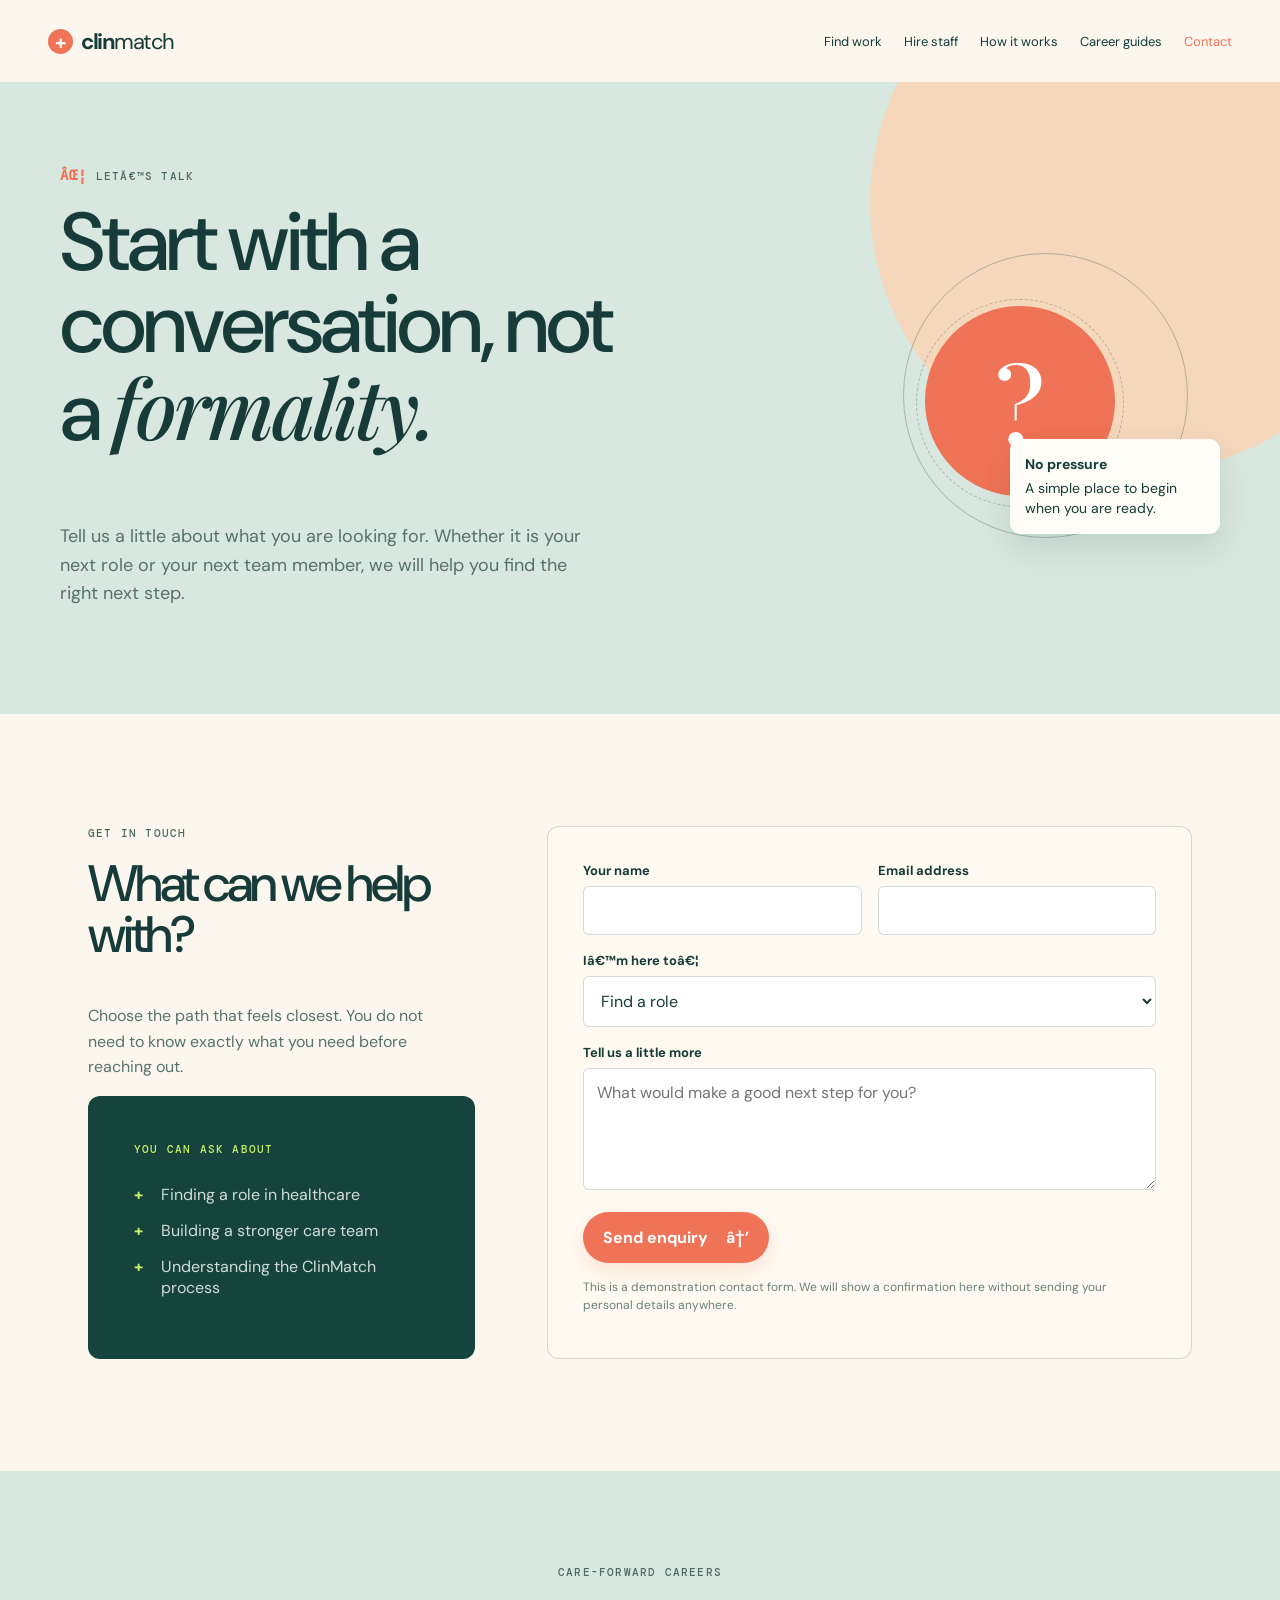
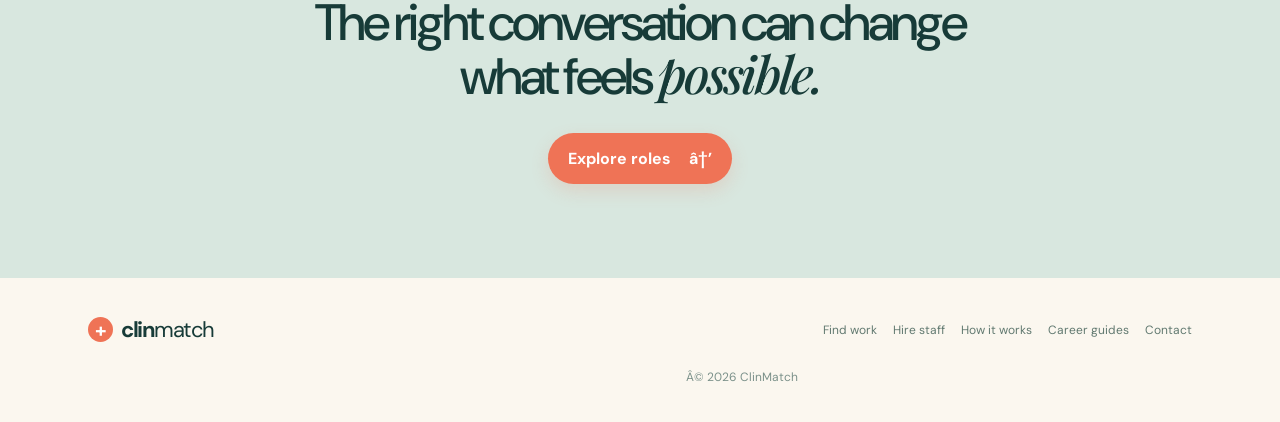
<file: contact.html>
<!doctype html><html lang="en"><head><meta charset="utf-8"><meta name="viewport" content="width=device-width,initial-scale=1"><meta name="description" content="Contact ClinMatch to discuss your healthcare career or team needs."><title>Contact | ClinMatch</title><link rel="stylesheet" href="pages.css"></head><body>
<header class="site-header"><a class="brand" href="index.html"><i>+</i><span>clin<b>match</b></span></a><button class="menu-toggle" type="button" aria-expanded="false">Explore</button><nav class="site-nav"><a href="roles.html">Find work</a><a href="employers.html">Hire staff</a><a href="how-it-works.html">How it works</a><a href="guides.html">Career guides</a><a class="active" href="contact.html">Contact</a></nav></header>
<main><section class="page-hero mist"><div class="hero-inner"><div class="hero-copy"><p class="eyebrow"><b>âœ¦</b> Letâ€™s talk</p><h1>Start with a conversation, not a <em>formality.</em></h1><p>Tell us a little about what you are looking for. Whether it is your next role or your next team member, we will help you find the right next step.</p></div><div class="hero-art" aria-hidden="true"><div class="circle"></div><div class="circle two"></div><div class="symbol">?</div><div class="card-note"><strong>No pressure</strong>A simple place to begin when you are ready.</div></div></div></section>
<section class="section"><div class="contact-layout"><div class="contact-copy"><p class="eyebrow">Get in touch</p><h2>What can we help with?</h2><p>Choose the path that feels closest. You do not need to know exactly what you need before reaching out.</p><div class="tinted"><p class="eyebrow">You can ask about</p><ul class="check-list"><li>Finding a role in healthcare</li><li>Building a stronger care team</li><li>Understanding the ClinMatch process</li></ul></div></div><form class="form-card" id="contact-form"><div class="form-grid"><div class="form-row"><label for="name">Your name</label><input id="name" name="name" autocomplete="name" required></div><div class="form-row"><label for="email">Email address</label><input id="email" name="email" type="email" autocomplete="email" required></div></div><div class="form-row"><label for="topic">Iâ€™m here toâ€¦</label><select id="topic" name="topic"><option>Find a role</option><option>Hire for a team</option><option>Ask a question</option></select></div><div class="form-row"><label for="message">Tell us a little more</label><textarea id="message" name="message" placeholder="What would make a good next step for you?"></textarea></div><button class="button" type="submit">Send enquiry <span>â†’</span></button><p class="form-note">This is a demonstration contact form. We will show a confirmation here without sending your personal details anywhere.</p><div class="notice" id="notice" role="status">Thanks â€” your enquiry is ready to be reviewed. A ClinMatch advisor will be in touch when this form is connected to your inbox.</div></form></div></section>
<section class="closing"><p class="eyebrow">Care-forward careers</p><h2>The right conversation can change what feels <em>possible.</em></h2><a class="button" href="roles.html">Explore roles <span>â†’</span></a></section></main>
<footer><div><a class="brand" href="index.html"><i>+</i><span>clin<b>match</b></span></a></div><div class="footer-links"><a href="roles.html">Find work</a><a href="employers.html">Hire staff</a><a href="how-it-works.html">How it works</a><a href="guides.html">Career guides</a><a href="contact.html">Contact</a></div><p class="copyright">Â© 2026 ClinMatch</p></footer><script>const b=document.querySelector('.menu-toggle'),n=document.querySelector('.site-nav');b.addEventListener('click',()=>{const o=n.classList.toggle('open');b.setAttribute('aria-expanded',o);b.textContent=o?'Close':'Explore'});document.getElementById('contact-form').addEventListener('submit',e=>{e.preventDefault();document.getElementById('notice').classList.add('show')})</script></body></html>
</file>
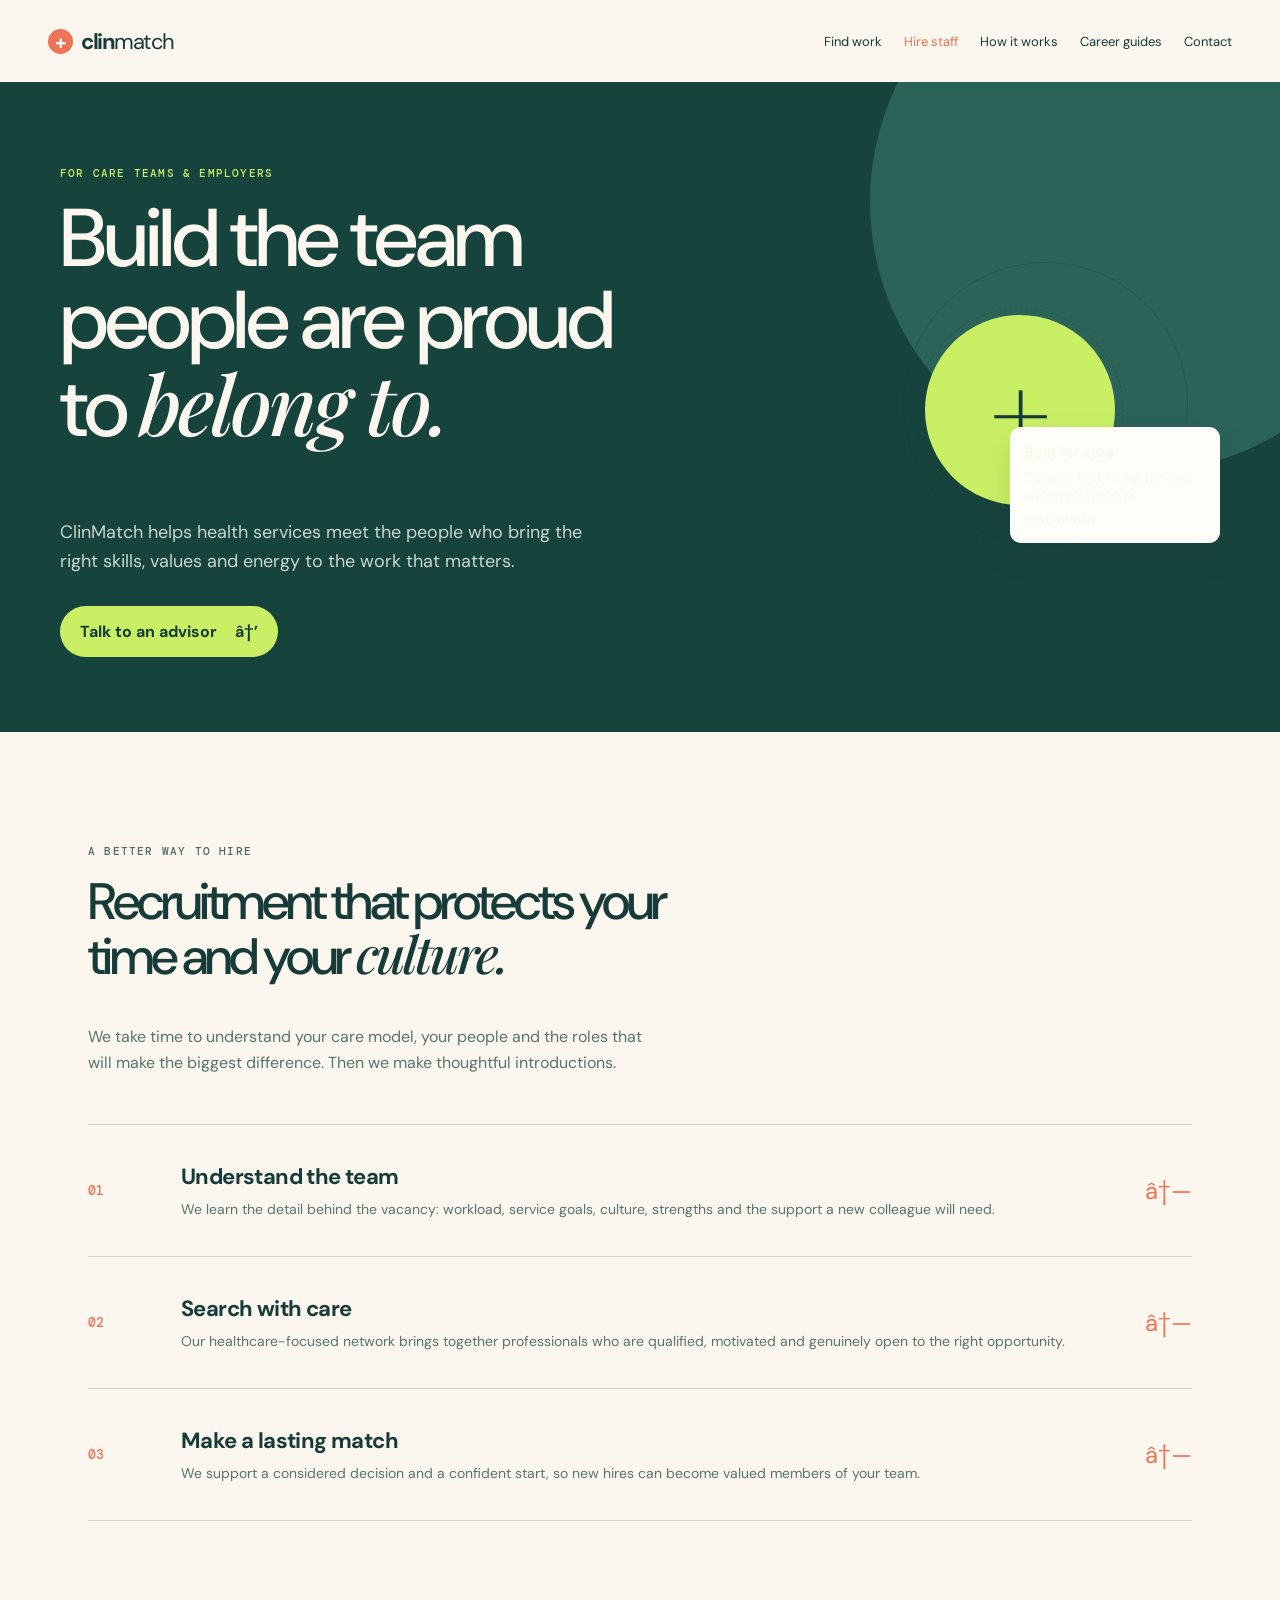
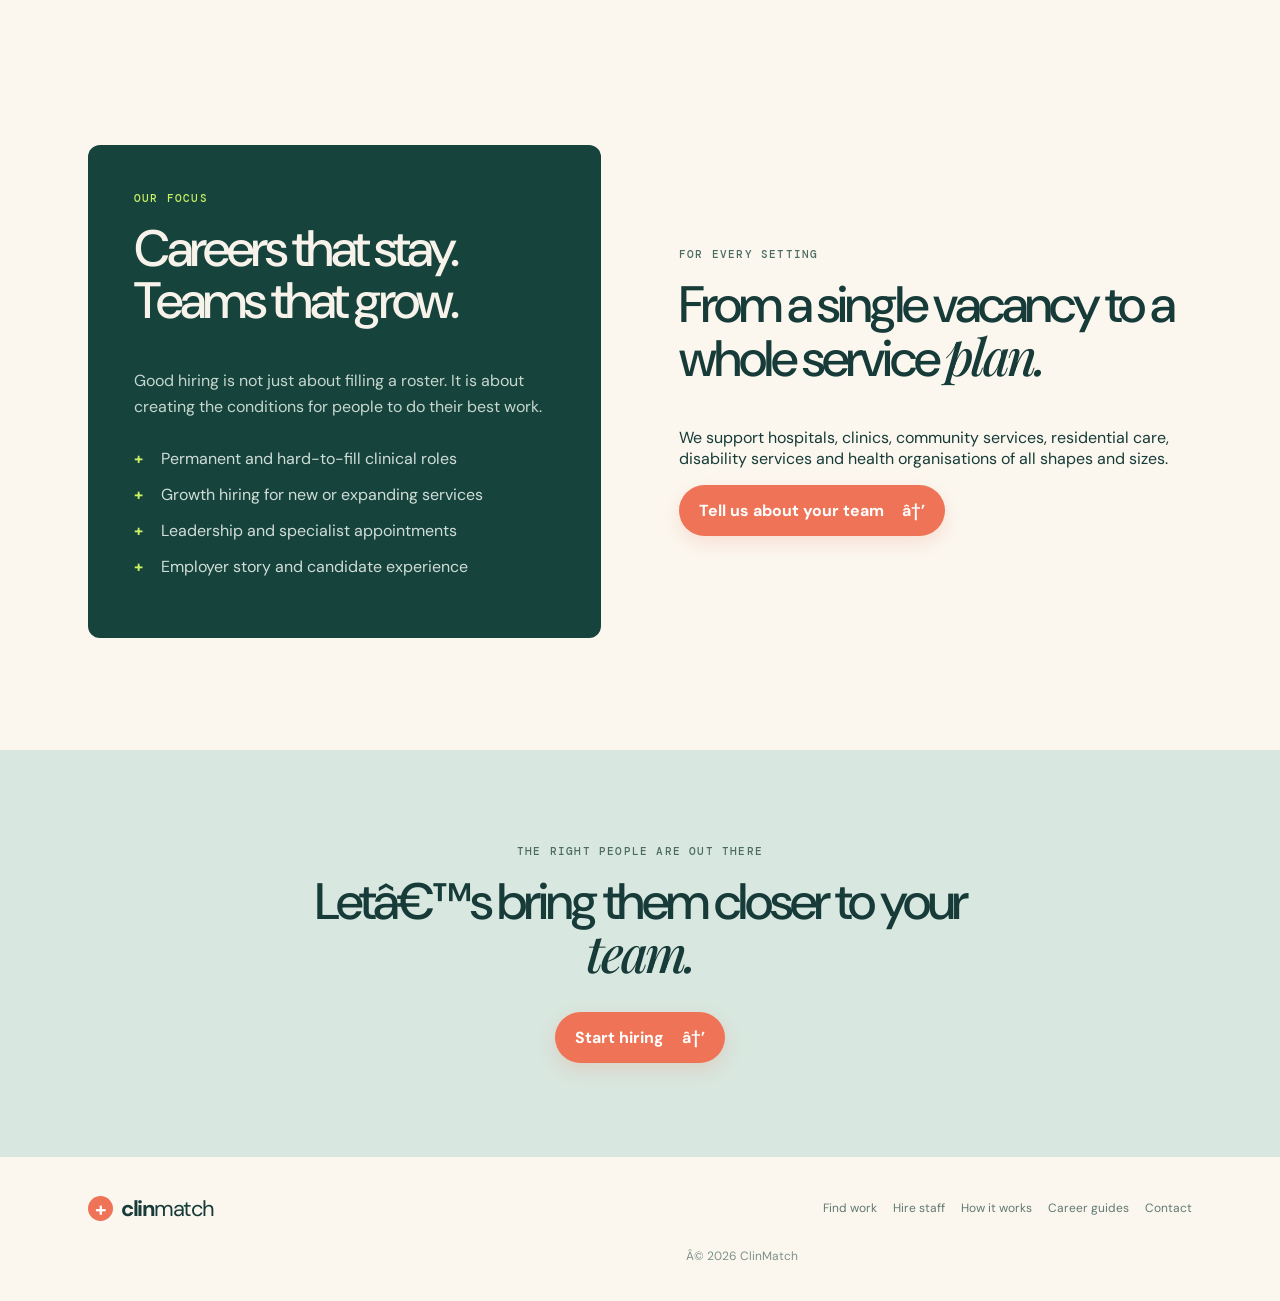
<file: employers.html>
<!doctype html><html lang="en"><head><meta charset="utf-8"><meta name="viewport" content="width=device-width,initial-scale=1"><meta name="description" content="Build stronger healthcare teams with ClinMatch."><title>Hire staff | ClinMatch</title><link rel="stylesheet" href="pages.css"></head><body>
<header class="site-header"><a class="brand" href="index.html"><i>+</i><span>clin<b>match</b></span></a><button class="menu-toggle" type="button" aria-expanded="false">Explore</button><nav class="site-nav"><a href="roles.html">Find work</a><a class="active" href="employers.html">Hire staff</a><a href="how-it-works.html">How it works</a><a href="guides.html">Career guides</a><a href="contact.html">Contact</a></nav></header>
<main><section class="page-hero pine"><div class="hero-inner"><div class="hero-copy"><p class="eyebrow">For care teams & employers</p><h1>Build the team people are proud to <em>belong to.</em></h1><p>ClinMatch helps health services meet the people who bring the right skills, values and energy to the work that matters.</p><a class="button pale" href="contact.html">Talk to an advisor <span>â†’</span></a></div><div class="hero-art" aria-hidden="true"><div class="circle"></div><div class="circle two"></div><div class="symbol">+</div><div class="card-note"><strong>Built for care</strong>People-first hiring for the whole healthcare community.</div></div></div></section>
<section class="section"><div class="section-intro"><p class="eyebrow">A better way to hire</p><h2>Recruitment that protects your time and your <em>culture.</em></h2><p>We take time to understand your care model, your people and the roles that will make the biggest difference. Then we make thoughtful introductions.</p></div><div class="steps"><article class="step"><span class="step-number">01</span><div><h3>Understand the team</h3><p>We learn the detail behind the vacancy: workload, service goals, culture, strengths and the support a new colleague will need.</p></div><span class="step-arrow">â†—</span></article><article class="step"><span class="step-number">02</span><div><h3>Search with care</h3><p>Our healthcare-focused network brings together professionals who are qualified, motivated and genuinely open to the right opportunity.</p></div><span class="step-arrow">â†—</span></article><article class="step"><span class="step-number">03</span><div><h3>Make a lasting match</h3><p>We support a considered decision and a confident start, so new hires can become valued members of your team.</p></div><span class="step-arrow">â†—</span></article></div></section>
<section class="section"><div class="split"><div class="tinted"><p class="eyebrow">Our focus</p><h2>Careers that stay. Teams that grow.</h2><p>Good hiring is not just about filling a roster. It is about creating the conditions for people to do their best work.</p><ul class="check-list"><li>Permanent and hard-to-fill clinical roles</li><li>Growth hiring for new or expanding services</li><li>Leadership and specialist appointments</li><li>Employer story and candidate experience</li></ul></div><div><p class="eyebrow">For every setting</p><h2>From a single vacancy to a whole service <em>plan.</em></h2><p class="subcopy">We support hospitals, clinics, community services, residential care, disability services and health organisations of all shapes and sizes.</p><a class="button" href="contact.html">Tell us about your team <span>â†’</span></a></div></div></section>
<section class="closing"><p class="eyebrow">The right people are out there</p><h2>Letâ€™s bring them closer to your <em>team.</em></h2><a class="button" href="contact.html">Start hiring <span>â†’</span></a></section></main>
<footer><div><a class="brand" href="index.html"><i>+</i><span>clin<b>match</b></span></a></div><div class="footer-links"><a href="roles.html">Find work</a><a href="employers.html">Hire staff</a><a href="how-it-works.html">How it works</a><a href="guides.html">Career guides</a><a href="contact.html">Contact</a></div><p class="copyright">Â© 2026 ClinMatch</p></footer><script>const b=document.querySelector('.menu-toggle'),n=document.querySelector('.site-nav');b.addEventListener('click',()=>{const o=n.classList.toggle('open');b.setAttribute('aria-expanded',o);b.textContent=o?'Close':'Explore'})</script></body></html>
</file>
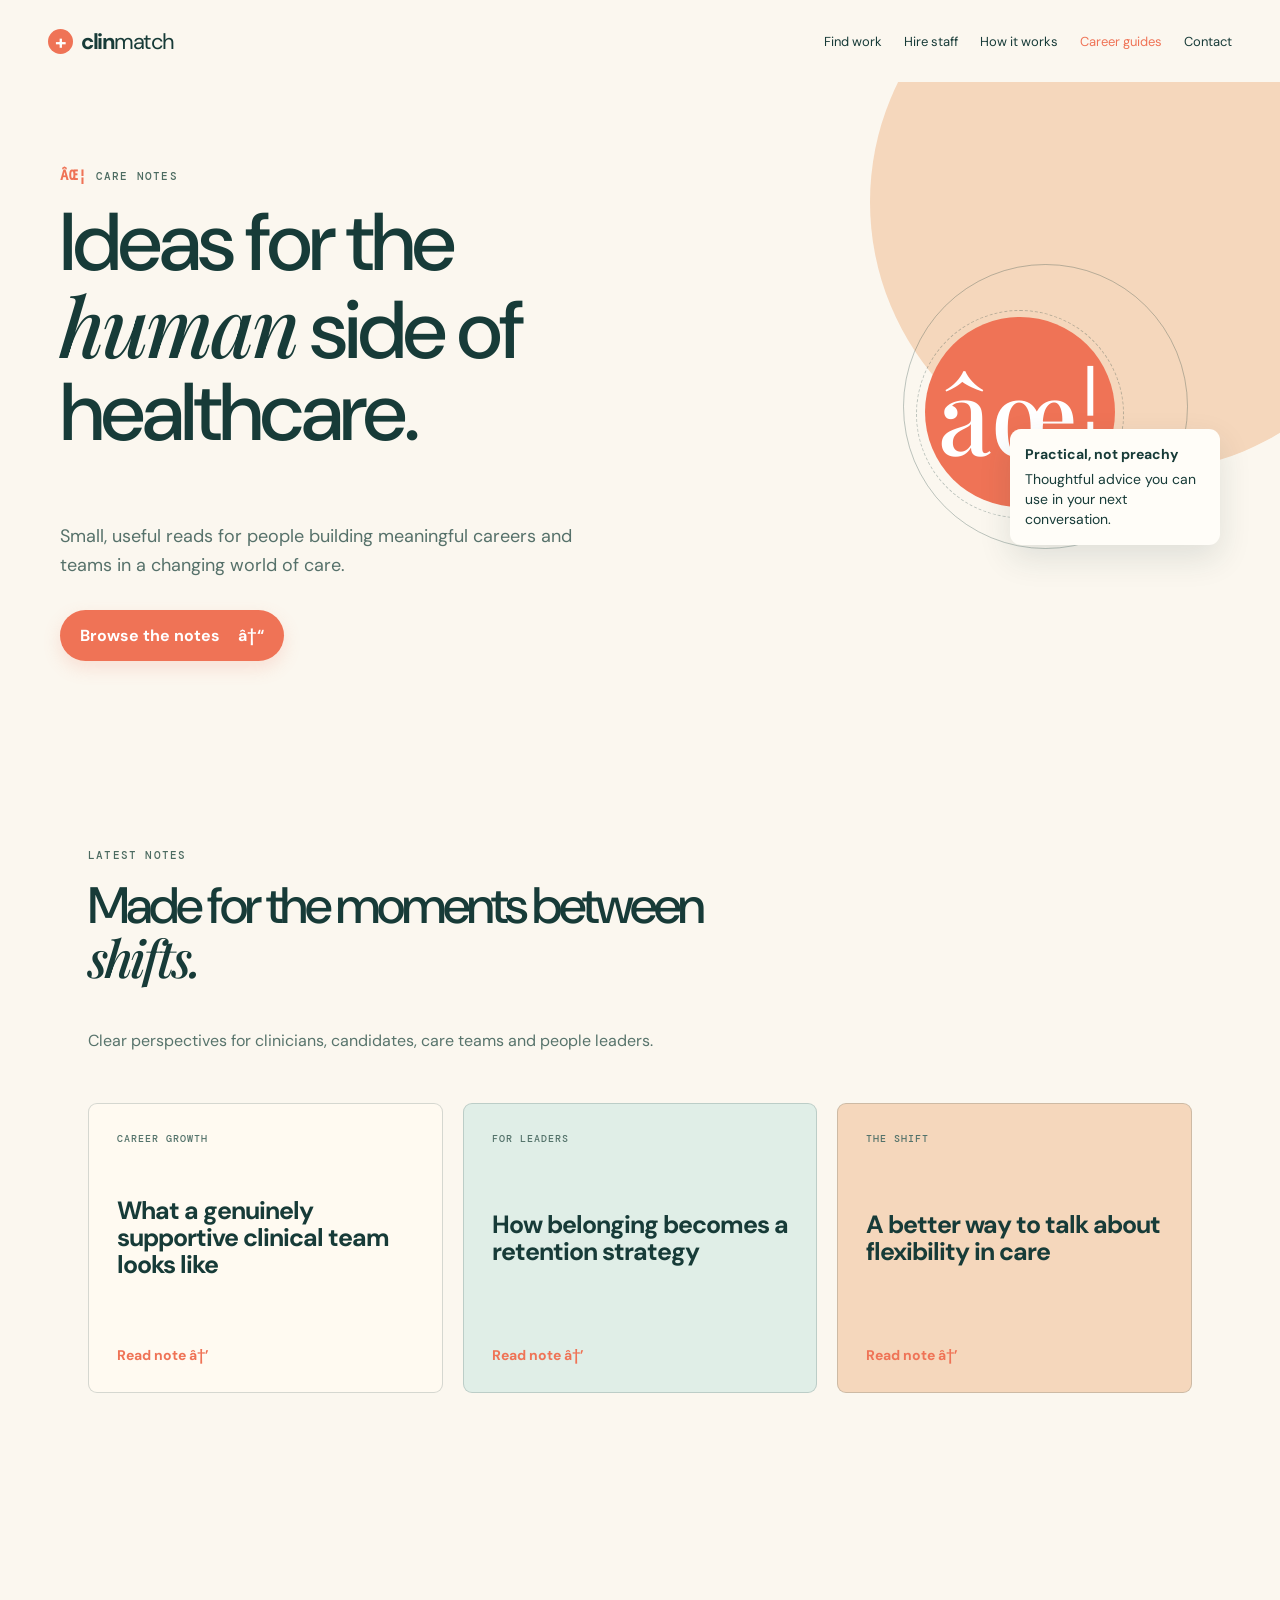
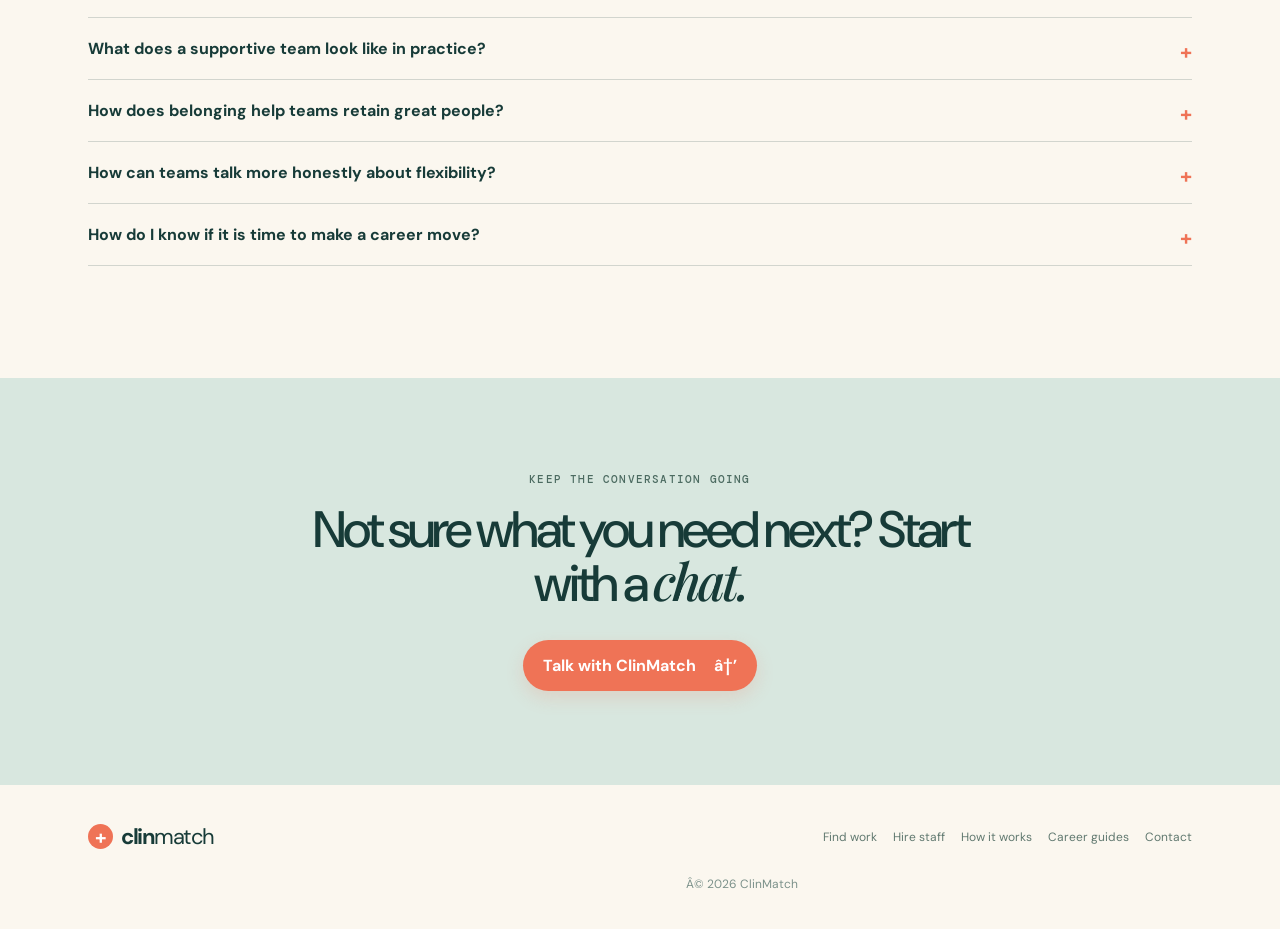
<file: guides.html>
<!doctype html><html lang="en"><head><meta charset="utf-8"><meta name="viewport" content="width=device-width,initial-scale=1"><meta name="description" content="Healthcare career and team advice from ClinMatch."><title>Career guides | ClinMatch</title><link rel="stylesheet" href="pages.css"></head><body>
<header class="site-header"><a class="brand" href="index.html"><i>+</i><span>clin<b>match</b></span></a><button class="menu-toggle" type="button" aria-expanded="false">Explore</button><nav class="site-nav"><a href="roles.html">Find work</a><a href="employers.html">Hire staff</a><a href="how-it-works.html">How it works</a><a class="active" href="guides.html">Career guides</a><a href="contact.html">Contact</a></nav></header>
<main><section class="page-hero"><div class="hero-inner"><div class="hero-copy"><p class="eyebrow"><b>âœ¦</b> Care notes</p><h1>Ideas for the <em>human</em> side of healthcare.</h1><p>Small, useful reads for people building meaningful careers and teams in a changing world of care.</p><a class="button" href="#read">Browse the notes <span>â†“</span></a></div><div class="hero-art" aria-hidden="true"><div class="circle"></div><div class="circle two"></div><div class="symbol">âœ¦</div><div class="card-note"><strong>Practical, not preachy</strong>Thoughtful advice you can use in your next conversation.</div></div></div></section>
<section class="section" id="read"><div class="section-intro"><p class="eyebrow">Latest notes</p><h2>Made for the moments between <em>shifts.</em></h2><p>Clear perspectives for clinicians, candidates, care teams and people leaders.</p></div><div class="guide-grid"><article class="guide-card"><p class="type">CAREER GROWTH</p><h3>What a genuinely supportive clinical team looks like</h3><a href="#article-one">Read note â†’</a></article><article class="guide-card"><p class="type">FOR LEADERS</p><h3>How belonging becomes a retention strategy</h3><a href="#article-two">Read note â†’</a></article><article class="guide-card"><p class="type">THE SHIFT</p><h3>A better way to talk about flexibility in care</h3><a href="#article-three">Read note â†’</a></article></div></section>
<section class="section"><div class="faq"><details id="article-one"><summary>What does a supportive team look like in practice?</summary><p>It looks like clear expectations, accessible support, regular feedback, respectful communication and enough room to learn. It also feels safe to ask a question or raise a concern before it becomes a problem.</p></details><details id="article-two"><summary>How does belonging help teams retain great people?</summary><p>People are more likely to stay when they feel seen, trusted and connected to the purpose of their work. Hiring is only the start; everyday leadership is what turns a new role into a lasting one.</p></details><details id="article-three"><summary>How can teams talk more honestly about flexibility?</summary><p>Start with the work that needs to happen, then invite a practical conversation about when, where and how it can be done well. Flexibility works best when it is clear, fair and reviewed together.</p></details><details><summary>How do I know if it is time to make a career move?</summary><p>You do not need to have every answer. If you are craving different learning, better support, a different pace or simply a new environment, a conversation can help clarify the next step.</p></details></div></section>
<section class="closing"><p class="eyebrow">Keep the conversation going</p><h2>Not sure what you need next? Start with a <em>chat.</em></h2><a class="button" href="contact.html">Talk with ClinMatch <span>â†’</span></a></section></main>
<footer><div><a class="brand" href="index.html"><i>+</i><span>clin<b>match</b></span></a></div><div class="footer-links"><a href="roles.html">Find work</a><a href="employers.html">Hire staff</a><a href="how-it-works.html">How it works</a><a href="guides.html">Career guides</a><a href="contact.html">Contact</a></div><p class="copyright">Â© 2026 ClinMatch</p></footer><script>const b=document.querySelector('.menu-toggle'),n=document.querySelector('.site-nav');b.addEventListener('click',()=>{const o=n.classList.toggle('open');b.setAttribute('aria-expanded',o);b.textContent=o?'Close':'Explore'})</script></body></html>
</file>
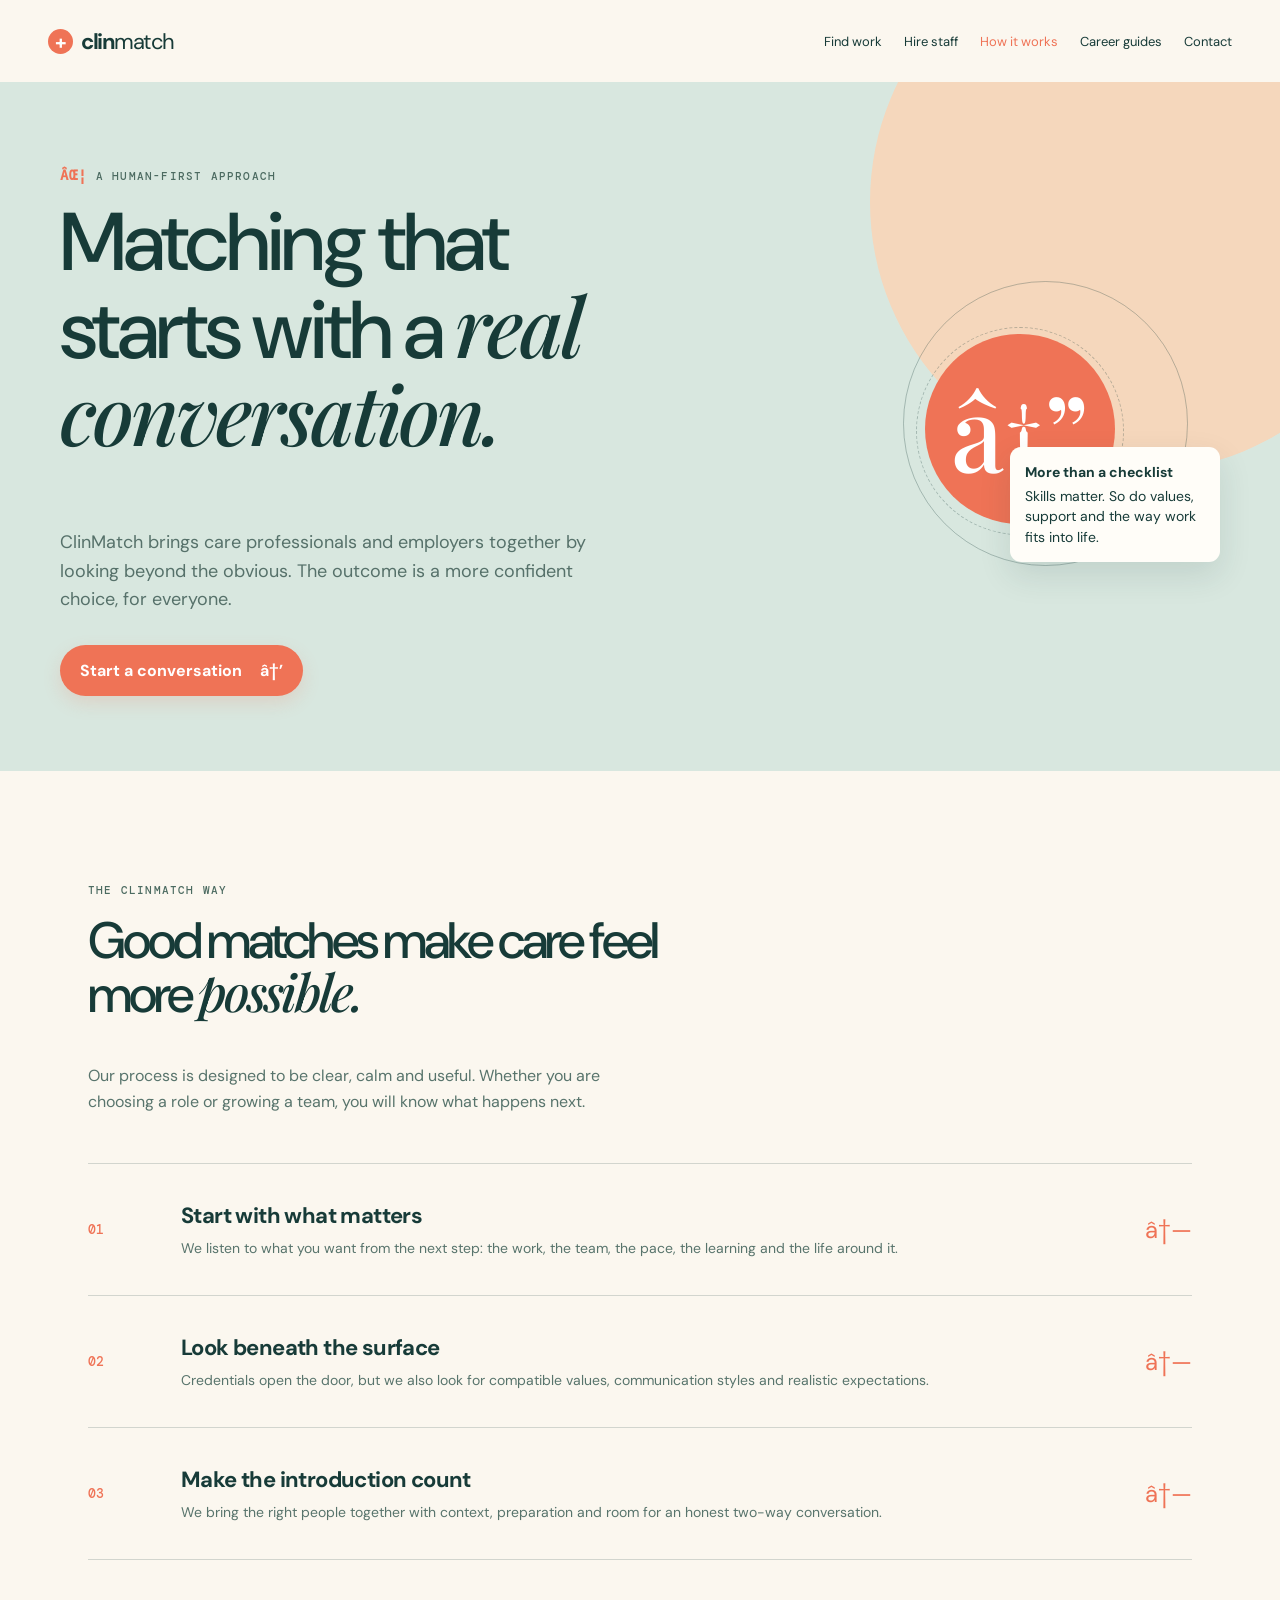
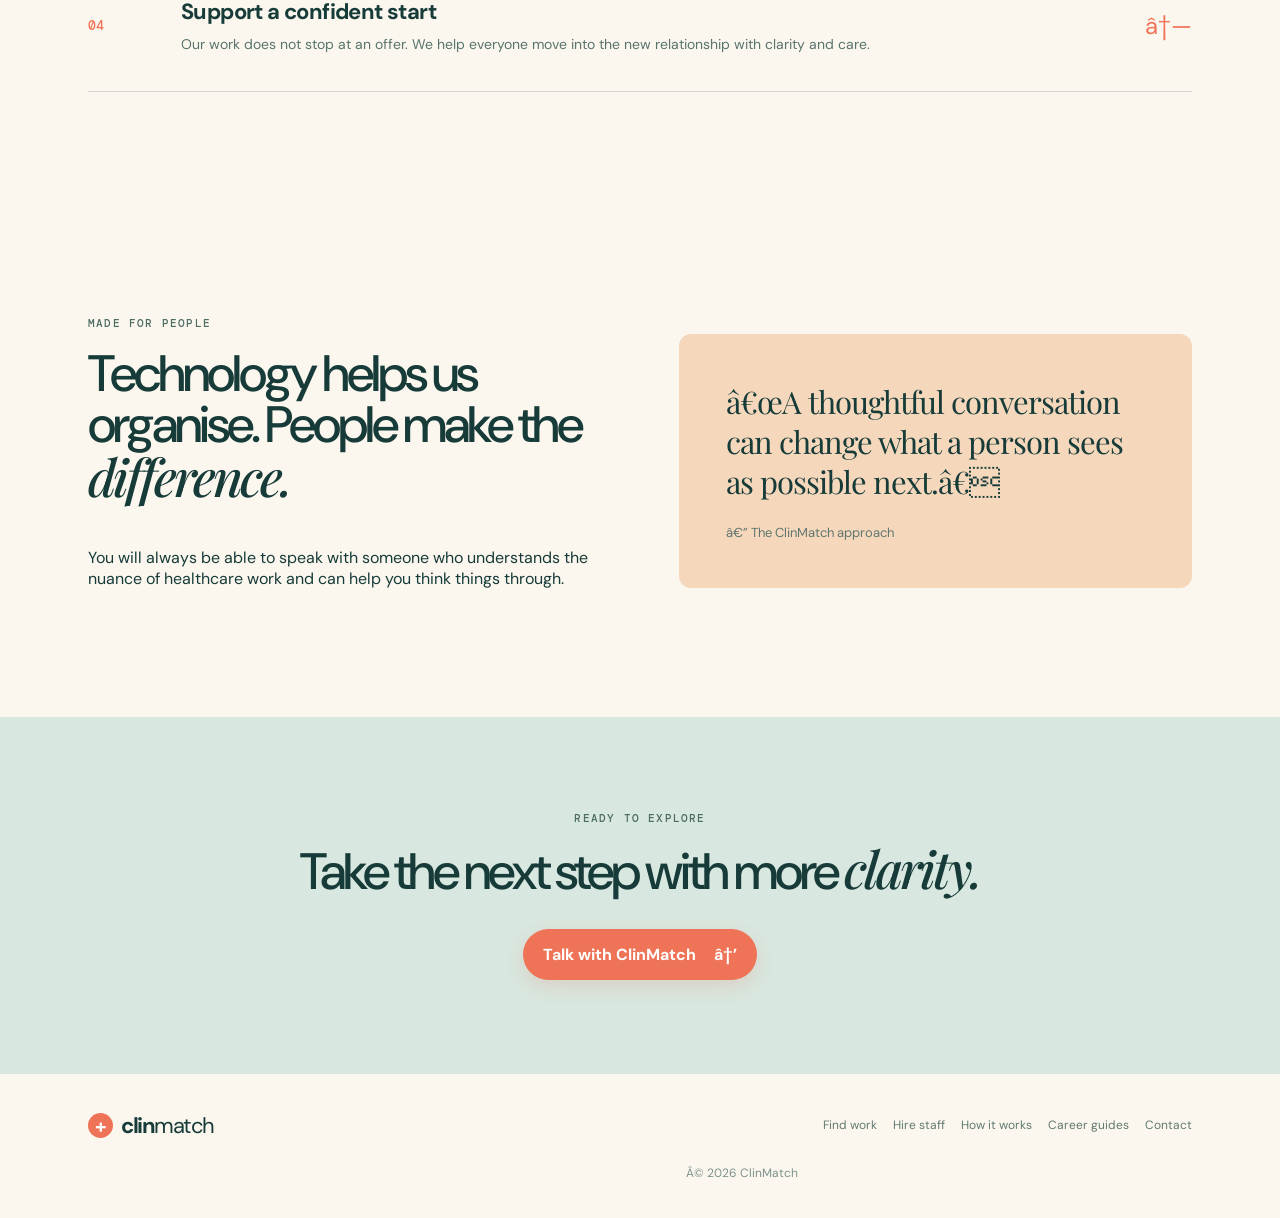
<file: how-it-works.html>
<!doctype html><html lang="en"><head><meta charset="utf-8"><meta name="viewport" content="width=device-width,initial-scale=1"><meta name="description" content="Learn how ClinMatch creates thoughtful healthcare matches."><title>How it works | ClinMatch</title><link rel="stylesheet" href="pages.css"></head><body>
<header class="site-header"><a class="brand" href="index.html"><i>+</i><span>clin<b>match</b></span></a><button class="menu-toggle" type="button" aria-expanded="false">Explore</button><nav class="site-nav"><a href="roles.html">Find work</a><a href="employers.html">Hire staff</a><a class="active" href="how-it-works.html">How it works</a><a href="guides.html">Career guides</a><a href="contact.html">Contact</a></nav></header>
<main><section class="page-hero mist"><div class="hero-inner"><div class="hero-copy"><p class="eyebrow"><b>âœ¦</b> A human-first approach</p><h1>Matching that starts with a <em>real conversation.</em></h1><p>ClinMatch brings care professionals and employers together by looking beyond the obvious. The outcome is a more confident choice, for everyone.</p><a class="button" href="contact.html">Start a conversation <span>â†’</span></a></div><div class="hero-art" aria-hidden="true"><div class="circle"></div><div class="circle two"></div><div class="symbol">â†”</div><div class="card-note"><strong>More than a checklist</strong>Skills matter. So do values, support and the way work fits into life.</div></div></div></section>
<section class="section"><div class="section-intro"><p class="eyebrow">The ClinMatch way</p><h2>Good matches make care feel more <em>possible.</em></h2><p>Our process is designed to be clear, calm and useful. Whether you are choosing a role or growing a team, you will know what happens next.</p></div><div class="steps"><article class="step"><span class="step-number">01</span><div><h3>Start with what matters</h3><p>We listen to what you want from the next step: the work, the team, the pace, the learning and the life around it.</p></div><span class="step-arrow">â†—</span></article><article class="step"><span class="step-number">02</span><div><h3>Look beneath the surface</h3><p>Credentials open the door, but we also look for compatible values, communication styles and realistic expectations.</p></div><span class="step-arrow">â†—</span></article><article class="step"><span class="step-number">03</span><div><h3>Make the introduction count</h3><p>We bring the right people together with context, preparation and room for an honest two-way conversation.</p></div><span class="step-arrow">â†—</span></article><article class="step"><span class="step-number">04</span><div><h3>Support a confident start</h3><p>Our work does not stop at an offer. We help everyone move into the new relationship with clarity and care.</p></div><span class="step-arrow">â†—</span></article></div></section>
<section class="section"><div class="split"><div><p class="eyebrow">Made for people</p><h2>Technology helps us organise. People make the <em>difference.</em></h2><p class="subcopy">You will always be able to speak with someone who understands the nuance of healthcare work and can help you think things through.</p></div><div class="quote-panel"><blockquote>â€œA thoughtful conversation can change what a person sees as possible next.â€</blockquote><p>â€” The ClinMatch approach</p></div></div></section>
<section class="closing"><p class="eyebrow">Ready to explore</p><h2>Take the next step with more <em>clarity.</em></h2><a class="button" href="contact.html">Talk with ClinMatch <span>â†’</span></a></section></main>
<footer><div><a class="brand" href="index.html"><i>+</i><span>clin<b>match</b></span></a></div><div class="footer-links"><a href="roles.html">Find work</a><a href="employers.html">Hire staff</a><a href="how-it-works.html">How it works</a><a href="guides.html">Career guides</a><a href="contact.html">Contact</a></div><p class="copyright">Â© 2026 ClinMatch</p></footer><script>const b=document.querySelector('.menu-toggle'),n=document.querySelector('.site-nav');b.addEventListener('click',()=>{const o=n.classList.toggle('open');b.setAttribute('aria-expanded',o);b.textContent=o?'Close':'Explore'})</script></body></html>
</file>
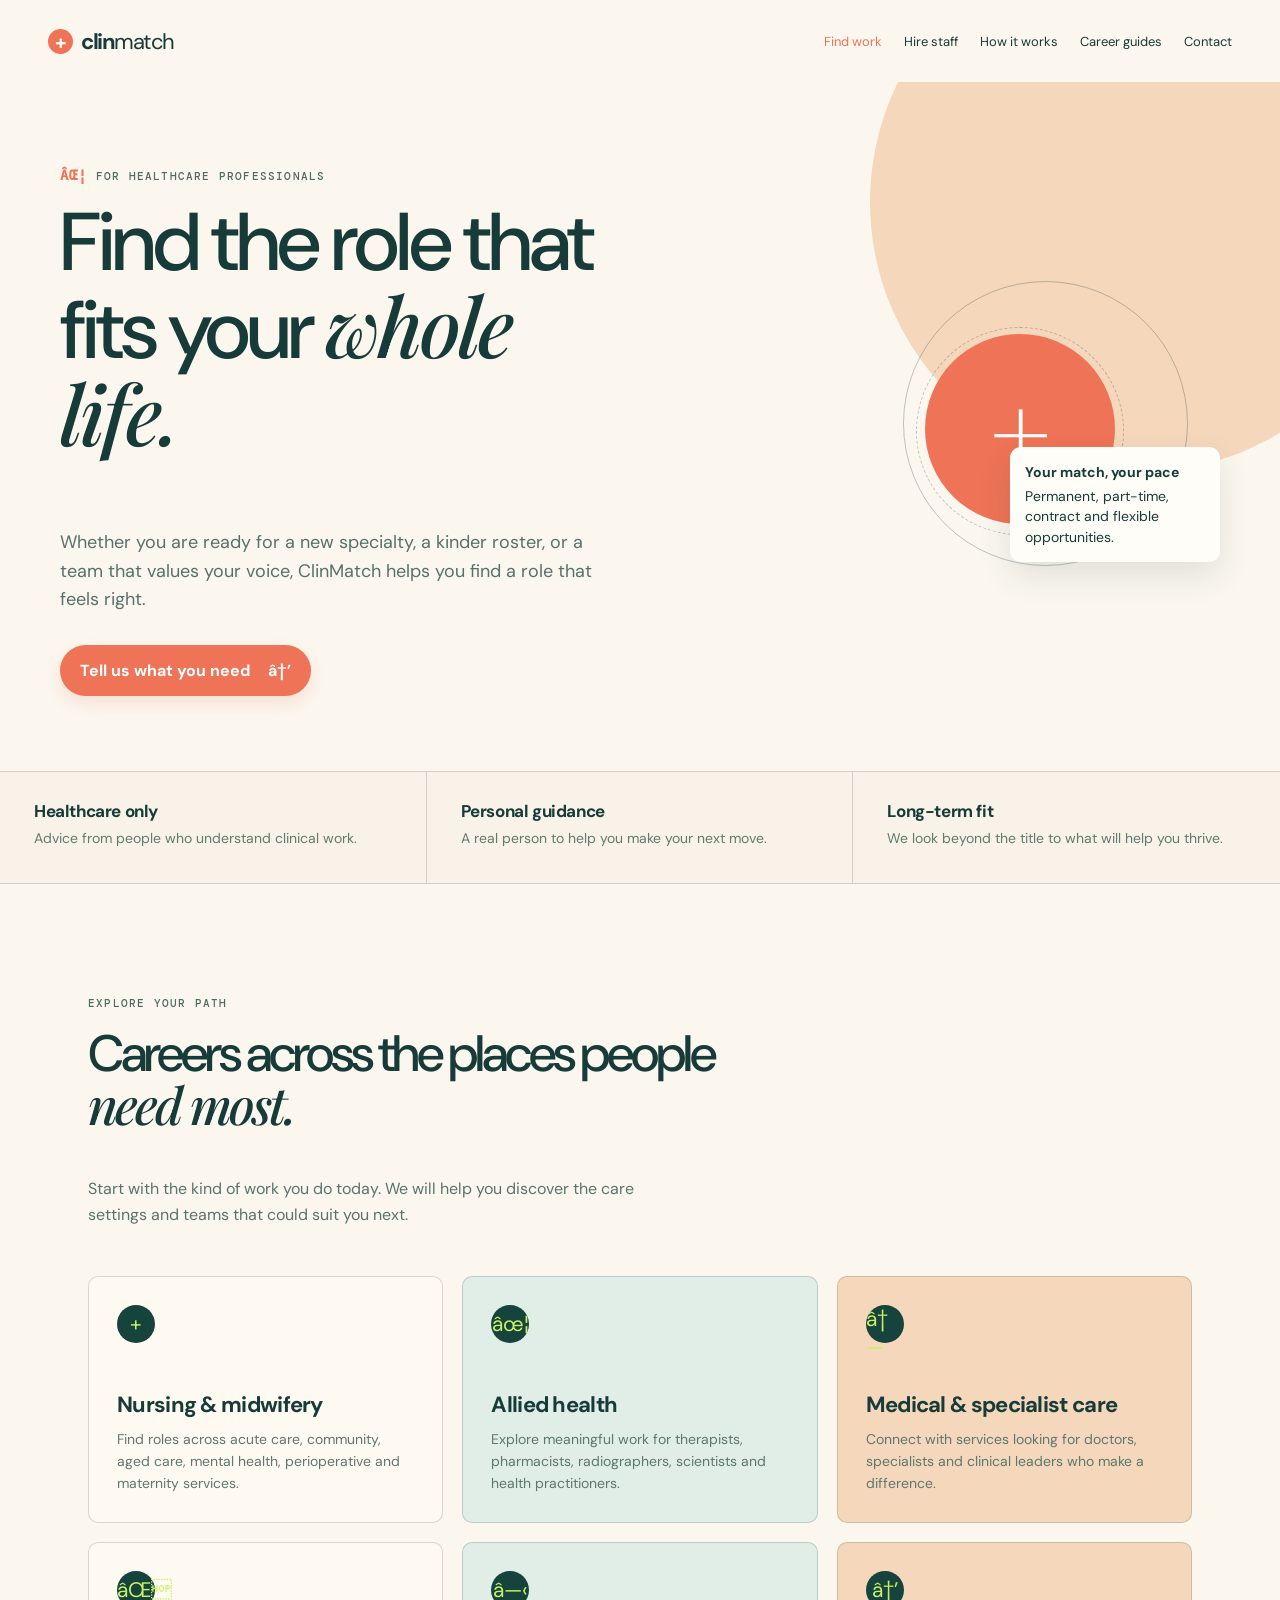
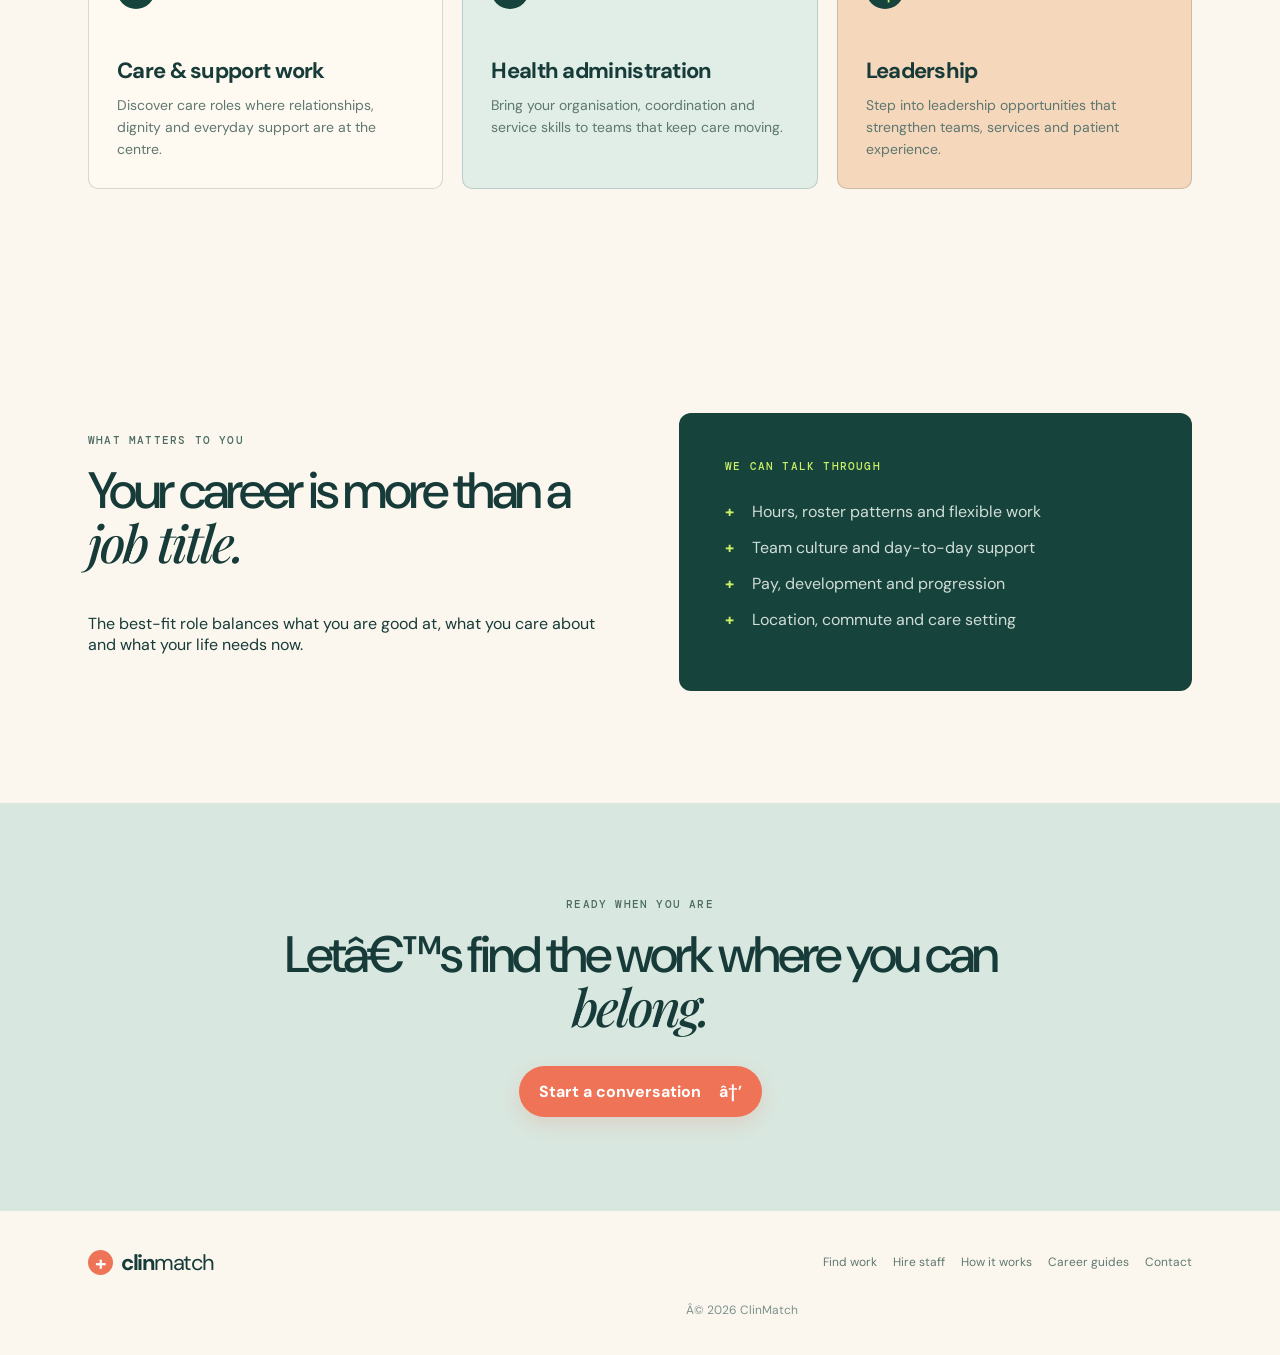
<file: roles.html>
<!doctype html><html lang="en"><head><meta charset="utf-8"><meta name="viewport" content="width=device-width,initial-scale=1"><meta name="description" content="Explore healthcare careers with ClinMatch."><title>Find work | ClinMatch</title><link rel="stylesheet" href="pages.css"></head><body>
<header class="site-header"><a class="brand" href="index.html"><i>+</i><span>clin<b>match</b></span></a><button class="menu-toggle" type="button" aria-expanded="false">Explore</button><nav class="site-nav"><a class="active" href="roles.html">Find work</a><a href="employers.html">Hire staff</a><a href="how-it-works.html">How it works</a><a href="guides.html">Career guides</a><a href="contact.html">Contact</a></nav></header>
<main><section class="page-hero"><div class="hero-inner"><div class="hero-copy"><p class="eyebrow"><b>âœ¦</b> For healthcare professionals</p><h1>Find the role that fits your <em>whole life.</em></h1><p>Whether you are ready for a new specialty, a kinder roster, or a team that values your voice, ClinMatch helps you find a role that feels right.</p><a class="button" href="contact.html">Tell us what you need <span>â†’</span></a></div><div class="hero-art" aria-hidden="true"><div class="circle"></div><div class="circle two"></div><div class="symbol">+</div><div class="card-note"><strong>Your match, your pace</strong>Permanent, part-time, contract and flexible opportunities.</div></div></div></section>
<div class="feature-strip"><div><strong>Healthcare only</strong><p>Advice from people who understand clinical work.</p></div><div><strong>Personal guidance</strong><p>A real person to help you make your next move.</p></div><div><strong>Long-term fit</strong><p>We look beyond the title to what will help you thrive.</p></div></div>
<section class="section"><div class="section-intro"><p class="eyebrow">Explore your path</p><h2>Careers across the places people <em>need most.</em></h2><p>Start with the kind of work you do today. We will help you discover the care settings and teams that could suit you next.</p></div><div class="card-grid"><article class="info-card"><span class="icon">+</span><h3>Nursing & midwifery</h3><p>Find roles across acute care, community, aged care, mental health, perioperative and maternity services.</p></article><article class="info-card"><span class="icon">âœ¦</span><h3>Allied health</h3><p>Explore meaningful work for therapists, pharmacists, radiographers, scientists and health practitioners.</p></article><article class="info-card"><span class="icon">â†—</span><h3>Medical & specialist care</h3><p>Connect with services looking for doctors, specialists and clinical leaders who make a difference.</p></article><article class="info-card"><span class="icon">âŒ</span><h3>Care & support work</h3><p>Discover care roles where relationships, dignity and everyday support are at the centre.</p></article><article class="info-card"><span class="icon">â—‹</span><h3>Health administration</h3><p>Bring your organisation, coordination and service skills to teams that keep care moving.</p></article><article class="info-card"><span class="icon">â†’</span><h3>Leadership</h3><p>Step into leadership opportunities that strengthen teams, services and patient experience.</p></article></div></section>
<section class="section"><div class="split"><div><p class="eyebrow">What matters to you</p><h2>Your career is more than a <em>job title.</em></h2><p class="subcopy">The best-fit role balances what you are good at, what you care about and what your life needs now.</p></div><div class="tinted"><p class="eyebrow">We can talk through</p><ul class="check-list"><li>Hours, roster patterns and flexible work</li><li>Team culture and day-to-day support</li><li>Pay, development and progression</li><li>Location, commute and care setting</li></ul></div></div></section>
<section class="closing"><p class="eyebrow">Ready when you are</p><h2>Letâ€™s find the work where you can <em>belong.</em></h2><a class="button" href="contact.html">Start a conversation <span>â†’</span></a></section></main>
<footer><div><a class="brand" href="index.html"><i>+</i><span>clin<b>match</b></span></a></div><div class="footer-links"><a href="roles.html">Find work</a><a href="employers.html">Hire staff</a><a href="how-it-works.html">How it works</a><a href="guides.html">Career guides</a><a href="contact.html">Contact</a></div><p class="copyright">Â© 2026 ClinMatch</p></footer><script>const b=document.querySelector('.menu-toggle'),n=document.querySelector('.site-nav');b.addEventListener('click',()=>{const o=n.classList.toggle('open');b.setAttribute('aria-expanded',o);b.textContent=o?'Close':'Explore'})</script></body></html>
</file>
<file: pages.css>
@import url('https://fonts.googleapis.com/css2?family=DM+Mono:wght@400;500&family=DM+Sans:opsz,wght@9..40,400;9..40,500;9..40,600;9..40,700&family=Playfair+Display:ital,wght@0,500;0,600;1,500;1,600&display=swap');
:root{--ink:#173b38;--pine:#17433d;--lime:#c9f065;--cream:#fbf7ef;--peach:#f5d7bc;--mist:#d8e7df;--coral:#ef7356;--line:rgba(23,59,56,.18)}*{box-sizing:border-box}html{scroll-behavior:smooth}body{margin:0;background:var(--cream);color:var(--ink);font-family:'DM Sans',Arial,sans-serif}a{color:inherit;text-decoration:none}button,input,select,textarea{font:inherit}button{cursor:pointer}.site-header{max-width:1240px;min-height:82px;margin:auto;padding:0 28px;display:flex;align-items:center;justify-content:space-between;gap:24px}.brand{display:flex;gap:8px;align-items:center;font-size:22px;font-weight:700;letter-spacing:-1.5px}.brand i{display:grid;place-items:center;width:25px;height:25px;border-radius:50%;background:var(--coral);color:#fff;font-size:20px;font-style:normal}.brand b{font-weight:400}.site-nav{display:flex;gap:22px;font-size:13px}.site-nav a:hover,.site-nav a.active{color:var(--coral)}.menu-toggle{display:none;padding:8px 12px;border:1px solid var(--line);border-radius:20px;background:transparent;color:var(--ink);font-size:12px;font-weight:700}.eyebrow{margin:0 0 18px;color:#4c6b61;font:500 11px 'DM Mono',monospace;letter-spacing:1.2px;text-transform:uppercase}.eyebrow b{color:var(--coral);font-size:14px}h1,h2,h3,p{margin-top:0}h1,h2{font-weight:500;letter-spacing:-3px;line-height:1}h1{font-size:clamp(52px,6.4vw,82px)}h2{font-size:clamp(37px,4vw,55px)}h1 em,h2 em{font-family:'Playfair Display',Georgia,serif;font-weight:500}.button{display:inline-flex;align-items:center;gap:18px;padding:15px 20px;border:0;border-radius:30px;background:var(--coral);color:white;font-weight:700;box-shadow:0 7px 18px rgba(239,115,86,.18)}.button.pale{background:var(--lime);color:var(--ink);box-shadow:none}.button.ghost{background:transparent;color:var(--ink);border:1px solid var(--line);box-shadow:none}.page-hero{position:relative;overflow:hidden;min-height:485px;padding:84px 28px 75px;background:var(--cream)}.page-hero:after{content:'';position:absolute;z-index:0;right:-130px;top:-150px;width:540px;height:540px;border-radius:50%;background:var(--peach)}.page-hero.pine{background:var(--pine);color:var(--cream)}.page-hero.pine .eyebrow{color:var(--lime)}.page-hero.pine:after{background:#2b6359}.page-hero.mist{background:var(--mist)}.hero-inner{position:relative;z-index:1;max-width:1160px;margin:auto;display:grid;grid-template-columns:1.05fr .95fr;gap:68px;align-items:center}.hero-copy{max-width:650px}.hero-copy>p:not(.eyebrow){max-width:540px;margin:25px 0 31px;color:#56716a;font-size:18px;line-height:1.6}.pine .hero-copy>p:not(.eyebrow){color:#c8d8d0}.hero-art{position:relative;min-height:300px}.circle{position:absolute;top:0;right:32px;width:285px;height:285px;border:1px solid var(--ink);border-radius:50%;opacity:.28}.circle.two{top:46px;right:96px;width:208px;height:208px;border-style:dashed}.symbol{position:absolute;right:105px;top:53px;display:grid;place-items:center;width:190px;height:190px;border-radius:50%;background:var(--coral);color:white;font:500 105px 'Playfair Display',serif}.pine .symbol{background:var(--lime);color:var(--ink)}.card-note{position:absolute;right:0;bottom:19px;width:210px;padding:15px;border-radius:11px;background:#fffdf8;box-shadow:0 13px 33px rgba(23,59,56,.12);font-size:14px;line-height:1.45}.card-note strong{display:block;margin-bottom:4px}.feature-strip{display:grid;grid-template-columns:repeat(3,1fr);border-top:1px solid var(--line);border-bottom:1px solid var(--line);background:#f8f2e8}.feature-strip div{min-height:111px;padding:28px 34px;border-right:1px solid var(--line)}.feature-strip div:last-child{border:0}.feature-strip strong{display:block;margin-bottom:6px;font-size:17px;letter-spacing:-.4px}.feature-strip p{margin:0;color:#617a72;font-size:14px;line-height:1.45}.section{max-width:1160px;margin:auto;padding:112px 28px}.section-intro{max-width:630px;margin-bottom:49px}.section-intro p:last-child{max-width:580px;margin:22px 0 0;color:#58746c;font-size:16px;line-height:1.6}.card-grid{display:grid;grid-template-columns:repeat(3,1fr);gap:19px}.info-card{min-height:230px;padding:28px;border:1px solid var(--line);border-radius:10px;background:#fffaf1}.info-card:nth-child(3n+2){background:#e0eee7}.info-card:nth-child(3n){background:var(--peach)}.icon{display:grid;place-items:center;width:38px;height:38px;margin-bottom:47px;border-radius:50%;background:var(--pine);color:var(--lime);font-size:21px}.info-card h3{margin-bottom:10px;font-size:22px;letter-spacing:-.7px}.info-card p{margin:0;color:#5e7770;font-size:14px;line-height:1.55}.steps{border-top:1px solid var(--line)}.step{display:grid;grid-template-columns:70px 1fr auto;gap:23px;align-items:center;min-height:132px;border-bottom:1px solid var(--line)}.step-number{color:var(--coral);font:500 13px 'DM Mono',monospace}.step h3{margin:0 0 8px;font-size:22px;letter-spacing:-.6px}.step p{margin:0;color:#58746c;font-size:14px;line-height:1.5}.step-arrow{color:var(--coral);font-size:24px}.split{display:grid;grid-template-columns:1fr 1fr;gap:78px;align-items:center}.tinted{padding:46px;border-radius:12px;background:var(--pine);color:#f7f3eb}.tinted .eyebrow{color:var(--lime)}.tinted p:not(.eyebrow){color:#c6d7ce;line-height:1.6}.check-list{margin:28px 0 0;padding:0;list-style:none}.check-list li{position:relative;margin:0 0 15px;padding-left:27px;color:#d0ddd7}.check-list li:before{content:'+';position:absolute;left:0;color:var(--lime);font-weight:700}.quote-panel{padding:47px;border-radius:12px;background:var(--peach)}.quote-panel blockquote{margin:0;font-family:'Playfair Display',Georgia,serif;font-size:31px;line-height:1.3;letter-spacing:-1px}.quote-panel p{margin:22px 0 0;color:#60766e;font-size:13px}.guide-grid{display:grid;grid-template-columns:repeat(3,1fr);gap:20px}.guide-card{min-height:290px;padding:28px;display:flex;flex-direction:column;justify-content:space-between;border:1px solid var(--line);border-radius:9px;background:#fffaf1}.guide-card:nth-child(2){background:#e0eee7}.guide-card:nth-child(3){background:var(--peach)}.guide-card .type{color:#53726a;font:500 10px 'DM Mono',monospace;letter-spacing:1px}.guide-card h3{font-size:25px;line-height:1.08;letter-spacing:-1px}.guide-card a{color:var(--coral);font-weight:700;font-size:14px}.faq{border-top:1px solid var(--line)}details{padding:20px 0;border-bottom:1px solid var(--line)}summary{cursor:pointer;font-weight:700;list-style:none}summary:after{content:'+';float:right;color:var(--coral);font-size:21px}details[open] summary:after{content:'âˆ’'}details p{max-width:720px;margin:16px 0 0;color:#5b756d;line-height:1.6}.contact-layout{display:grid;grid-template-columns:.75fr 1.25fr;gap:72px}.contact-copy p:not(.eyebrow){max-width:370px;color:#58736c;font-size:16px;line-height:1.6}.form-card{padding:35px;border-radius:12px;background:#fffaf1;border:1px solid var(--line)}.form-grid{display:grid;grid-template-columns:1fr 1fr;gap:16px}.form-row{margin-bottom:17px}.form-row label{display:block;margin-bottom:7px;font-size:13px;font-weight:700}.form-row input,.form-row select,.form-row textarea{width:100%;padding:13px;border:1px solid var(--line);border-radius:6px;background:white;color:var(--ink)}.form-row textarea{min-height:122px;resize:vertical}.form-note{margin:15px 0 0;color:#698078;font-size:12px;line-height:1.5}.notice{display:none;margin-top:16px;padding:13px;border-radius:6px;background:var(--mist);color:var(--ink);font-size:14px}.notice.show{display:block}.closing{padding:94px 28px;text-align:center;background:var(--mist)}.closing h2{max-width:720px;margin:0 auto 31px}.closing .eyebrow{display:flex;justify-content:center}footer{max-width:1160px;min-height:142px;margin:auto;padding:37px 28px;display:grid;grid-template-columns:1fr auto;gap:25px;align-items:center}.footer-links{display:flex;flex-wrap:wrap;gap:16px;color:#617970;font-size:12px}.footer-links a:hover{color:var(--coral)}.copyright{margin:0;color:#7b918a;font-size:12px;text-align:right}@media(max-width:850px){.site-header{min-height:68px;padding:14px 20px;flex-wrap:wrap}.menu-toggle{display:block}.site-nav{display:none;order:3;width:100%;padding:10px 0;gap:14px;flex-wrap:wrap}.site-nav.open{display:flex}.page-hero{padding:63px 22px 52px}.hero-inner,.split,.contact-layout{grid-template-columns:1fr;gap:42px}.hero-art{min-height:230px;transform:scale(.84);transform-origin:left top;margin-bottom:-32px}.feature-strip,.card-grid,.guide-grid{grid-template-columns:1fr}.feature-strip div{min-height:unset;padding:22px;border-right:0;border-bottom:1px solid var(--line)}.feature-strip div:last-child{border-bottom:0}.section{padding:77px 22px}.step{grid-template-columns:44px 1fr 20px;gap:12px}.split{gap:30px}.tinted,.quote-panel{padding:31px}.contact-layout{gap:30px}.form-card{padding:25px}.form-grid{grid-template-columns:1fr}footer{grid-template-columns:1fr;padding:31px 22px}.copyright{text-align:left}}
</file>
